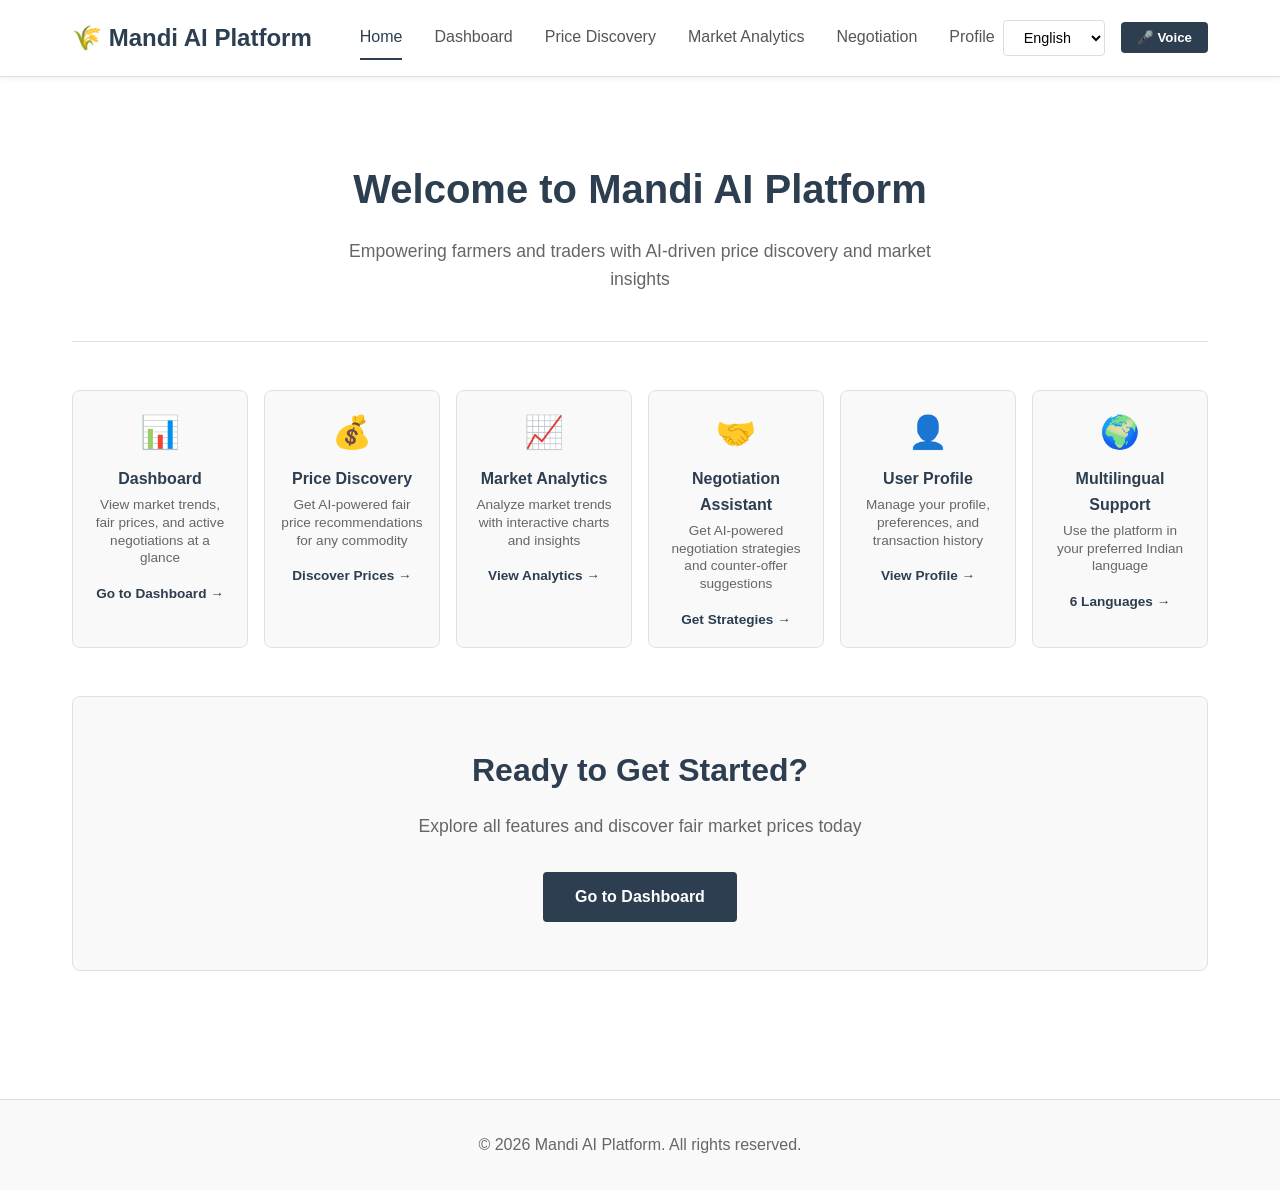
<file: index.html>
<!DOCTYPE html>
<html lang="en">
<head>
    <meta charset="UTF-8">
    <meta name="viewport" content="width=device-width, initial-scale=1.0">
    <title>Mandi AI Platform - Home</title>
    <link rel="stylesheet" href="styles.css">
</head>
<body>
    <nav class="navbar">
        <div class="nav-container">
            <div class="logo">🌾 Mandi AI Platform</div>
            <div class="nav-links">
                <a href="index.html" class="nav-link active">Home</a>
                <a href="dashboard.html" class="nav-link">Dashboard</a>
                <a href="price-discovery.html" class="nav-link">Price Discovery</a>
                <a href="market-analytics.html" class="nav-link">Market Analytics</a>
                <a href="negotiation.html" class="nav-link">Negotiation</a>
                <a href="profile.html" class="nav-link">Profile</a>
            </div>
            <div class="nav-controls">
                <select id="languageSelect" class="language-select">
                    <option value="en">English</option>
                    <option value="hi">हिंदी</option>
                    <option value="ta">தமிழ்</option>
                    <option value="te">తెలుగు</option>
                    <option value="bn">বাংলা</option>
                    <option value="mr">मराठी</option>
                </select>
                <button class="voice-btn" id="voiceBtn">🎤 Voice</button>
            </div>
        </div>
    </nav>

    <div class="container">
        <section class="hero">
            <h1 data-en="Welcome to Mandi AI Platform" data-hi="Mandi AI Platform में आपका स्वागत है" data-ta="Mandi AI Platform க்கு வரவேற்கிறோம்" data-te="Mandi AI Platform కు స్వాగతం" data-bn="Mandi AI Platform এ স্বাগতম" data-mr="Mandi AI Platform मध्ये स्वागत आहे">Welcome to Mandi AI Platform</h1>
            <p data-en="Empowering farmers and traders with AI-driven price discovery and market insights" data-hi="किसानों और व्यापारियों को AI-संचालित मूल्य खोज और बाजार अंतर्दृष्टि के साथ सशक्त बनाना" data-ta="விவசாயிகள் மற்றும் வர்த்தகர்களுக்கு AI-செயல்படுத்தப்பட்ட விலை கண்டுபிடிப்பு மற்றும் சந்தை அறிவுத்திறன் வழங்கல்" data-te="రైతులు మరియు వ్యాపారులకు AI-ఆధారిత ధర ఆవిష్కరణ మరియు మార్కెట్ అంతర్దృష్టిని అందించడం" data-bn="কৃষক এবং ব্যবসায়ীদের AI-চালিত মূল্য আবিষ্কার এবং বাজার অন্তর্দৃষ্টি দিয়ে ক্ষমতায়ন করা" data-mr="शेतकरी आणि व्यापार्यांना AI-चालित किंमत शोध आणि बाजार अंतर्दृष्टी सह सक्षम करणे">Empowering farmers and traders with AI-driven price discovery and market insights</p>
        </section>

        <section class="features">
            <div class="feature-grid">
                <div class="feature-card">
                    <div class="feature-icon">📊</div>
                    <h3 data-en="Dashboard" data-hi="डैशबोर्ड" data-ta="டாஷ்போர்ட்" data-te="డ్యాష్‌బోర్డ్" data-bn="ড্যাশবোর্ড" data-mr="डॅशबोर्ड">Dashboard</h3>
                    <p data-en="View market trends, fair prices, and active negotiations at a glance" data-hi="बाजार प्रवृत्ति, उचित मूल्य और सक्रिय वार्ता देखें" data-ta="சந்தை போக்கு, நியாய விலை மற்றும் செயல்பாட்டு பேச்சுவார்த்தை பார்க்கவும்" data-te="మార్కెట్ ట్రెండ్, న్యాయమైన ధర మరియు క్రియాశీల చర్చలను చూడండి" data-bn="বাজার প্রবণতা, ন্যায্য মূল্য এবং সক্রিয় আলোচনা দেখুন" data-mr="बाजार प्रवृत्ती, न्याय्य किंमत आणि सक्रिय वाटाघाटी पहा">View market trends, fair prices, and active negotiations at a glance</p>
                    <a href="dashboard.html" class="btn-link">Go to Dashboard →</a>
                </div>

                <div class="feature-card">
                    <div class="feature-icon">💰</div>
                    <h3 data-en="Price Discovery" data-hi="मूल्य खोज" data-ta="விலை கண்டுபிடிப்பு" data-te="ధర ఆవిష్కరణ" data-bn="মূল्य আবिষ्कार" data-mr="किंमत शोध">Price Discovery</h3>
                    <p data-en="Get AI-powered fair price recommendations for any commodity" data-hi="किसी भी वस्तु के लिए AI-संचालित उचित मूल्य सिफारिशें प्राप्त करें" data-ta="எந்த பொருளுக்கும் AI-செயல்படுத்தப்பட்ட நியாய விலை பரிந்துரைகள் பெறவும்" data-te="ఏదైనా వస్తువు కోసం AI-ఆధారిత న్యాయమైన ధర సిఫారసులను పొందండి" data-bn="যেকোনো পণ্যের জন্য AI-চালিত ন্যায্য মূল্য সুপারিশ পান" data-mr="कोणत्याही वस्तूसाठी AI-चालित न्याय्य किंमत शिफारसी मिळवा">Get AI-powered fair price recommendations for any commodity</p>
                    <a href="price-discovery.html" class="btn-link">Discover Prices →</a>
                </div>

                <div class="feature-card">
                    <div class="feature-icon">📈</div>
                    <h3 data-en="Market Analytics" data-hi="बाजार विश्लेषण" data-ta="சந்தை பகுப்பாய்வு" data-te="మార్కెట్ విశ్లేషణ" data-bn="বাজার বिश्लेषण" data-mr="बाजार विश्लेषण">Market Analytics</h3>
                    <p data-en="Analyze market trends with interactive charts and insights" data-hi="इंटरैक्टिव चार्ट और अंतर्दृष्टि के साथ बाजार प्रवृत्ति का विश्लेषण करें" data-ta="இணைய விளக்கப்படங்கள் மற்றும் அறிவுறுத்தல்களுடன் சந்தை போக்குகளை பகுப்பாய்வு செய்யுங்கள்" data-te="ఇంటరాక్టివ్ చార్ట్‌లు మరియు అంతర్దృష్టితో మార్కెట్ ట్రెండ్‌ను విశ్లేషించండి" data-bn="ইন্টারেক্টিভ চার্ট এবং অন্তর্দৃষ্টি দিয়ে বাজার প্রবণতা বিশ্লেষণ করুন" data-mr="इंटरेक्टिव चार्ट आणि अंतर्दृष्टी सह बाजार प्रवृत्तीचे विश्लेषण करा">Analyze market trends with interactive charts and insights</p>
                    <a href="market-analytics.html" class="btn-link">View Analytics →</a>
                </div>

                <div class="feature-card">
                    <div class="feature-icon">🤝</div>
                    <h3 data-en="Negotiation Assistant" data-hi="वार्ता सहायक" data-ta="பேச்சுவார்த்தை உதவி" data-te="చర్చ సహాయకుడు" data-bn="আলোচনা সহায়ক" data-mr="वाटाघाटी सहाय्यक">Negotiation Assistant</h3>
                    <p data-en="Get AI-powered negotiation strategies and counter-offer suggestions" data-hi="AI-संचालित वार्ता रणनीति और प्रति-प्रस्ताव सुझाव प्राप्त करें" data-ta="AI-செயல்படுத்தப்பட்ட பேச்சுவார்த்தைத் திட்டங்கள் மற்றும் எதிர்-சலுகை பரிந்துரைகள் பெறவும்" data-te="AI-ఆధారిత చర్చ వ్యూహాలు మరియు ప్రతి-ఆఫర్ సిఫారసులను పొందండి" data-bn="AI-চালিত আলোচনা কৌশল এবং প্রতি-অফার সুপারিশ পান" data-mr="AI-चालित वाटाघाटी रणनीती आणि प्रति-ऑफर शिफारसी मिळवा">Get AI-powered negotiation strategies and counter-offer suggestions</p>
                    <a href="negotiation.html" class="btn-link">Get Strategies →</a>
                </div>

                <div class="feature-card">
                    <div class="feature-icon">👤</div>
                    <h3 data-en="User Profile" data-hi="उपयोगकर्ता प्रोफाइल" data-ta="பயனர் சுயவிவரம்" data-te="వినియోగదారు ప్రొఫైల్" data-bn="ব্যবহারকারী প্রোফাইল" data-mr="वापरकर्ता प्रोफाइल">User Profile</h3>
                    <p data-en="Manage your profile, preferences, and transaction history" data-hi="अपनी प्रोफाइल, प्राथमिकताएं और लेनदेन इतिहास प्रबंधित करें" data-ta="உங்கள் சுயவிவரம், விருப்பங்கள் மற்றும் பரிவர்த்தனை வரலாறு நிர்வகிக்கவும்" data-te="మీ ప్రొఫైల్, ప్రాధాన్యతలు మరియు లావాదేవీ చరిత్రను నిర్వహించండి" data-bn="আপনার প্রোফাইল, পছন্দ এবং লেনদেনের ইতিহাস পরিচালনা করুন" data-mr="आपली प्रोफाइल, प्राधान्यता आणि व्यवहार इतिहास व्यवस्थापित करा">Manage your profile, preferences, and transaction history</p>
                    <a href="profile.html" class="btn-link">View Profile →</a>
                </div>

                <div class="feature-card">
                    <div class="feature-icon">🌍</div>
                    <h3 data-en="Multilingual Support" data-hi="बहुभाषी समर्थन" data-ta="பல மொழி ஆதரவு" data-te="బహుభాషా సపోర్టు" data-bn="বহুভাষিক সমর্থন" data-mr="बहुभाषी समर्थन">Multilingual Support</h3>
                    <p data-en="Use the platform in your preferred Indian language" data-hi="अपनी पसंदीदा भारतीय भाषा में प्लेटफॉर्म का उपयोग करें" data-ta="உங்கள் விரும்பிய இந்திய மொழியில் தளத்தைப் பயன்படுத்தவும்" data-te="మీ ఇష్టపడిన భారతీయ భాషలో ప్లాట్‌ఫారమ్‌ను ఉపయోగించండి" data-bn="আপনার পছন্দের ভারতীয় ভাষায় প্ল্যাটফর্ম ব্যবহার করুন" data-mr="आपल्या पसंदीच्या भारतीय भाषेत प्लॅटफॉर्म वापरा">Use the platform in your preferred Indian language</p>
                    <a href="#" class="btn-link">6 Languages →</a>
                </div>
            </div>
        </section>

        <section class="cta">
            <h2 data-en="Ready to Get Started?" data-hi="शुरू करने के लिए तैयार हैं?" data-ta="தொடங்க தயாரா?" data-te="ప్రారంభించడానికి సిద్ధమైనారా?" data-bn="শুরু করতে প্রস্তুত?" data-mr="सुरू करण्यासाठी तयार आहात?">Ready to Get Started?</h2>
            <p data-en="Explore all features and discover fair market prices today" data-hi="आज सभी सुविधाओं का अन्वेषण करें और उचित बाजार मूल्य खोजें" data-ta="இன்று அனைத்து அம்சங்களை ஆராய்ந்து நியாய சந்தை விலைகளைக் கண்டுபிடிக்கவும்" data-te="ఈ రోజు అన్ని ఫీచర్‌లను అన్వేషించండి మరియు న్యాయమైన మార్కెట్ ధరలను కనుగొనండి" data-bn="আজই সমস্ত বৈশিষ্ট্য অন্বেষণ করুন এবং ন্যায্য বাজার মূল্য আবিষ্কার করুন" data-mr="आज सर्व वैशिष्ट्ये एक्सप्लोर करा आणि न्याय्य बाजार किंमती शोधा">Explore all features and discover fair market prices today</p>
            <a href="dashboard.html" class="btn-primary">Go to Dashboard</a>
        </section>
    </div>

    <footer class="footer">
        <p data-en="© 2026 Mandi AI Platform. All rights reserved." data-hi="© 2026 Mandi AI Platform। सर्वाधिकार सुरक्षित।" data-ta="© 2026 Mandi AI Platform. அனைத்து உரிமைகளும் பாதுகாக்கப்பட்டுள்ளன." data-te="© 2026 Mandi AI Platform. అన్ని హక్కులు సংరక్షితం." data-bn="© 2026 Mandi AI Platform. সর্বাধিকার সংরক্ষিত।" data-mr="© 2026 Mandi AI Platform. सर्वाधिकार सुरक्षित।">© 2026 Mandi AI Platform. All rights reserved.</p>
    </footer>

    <script src="voice-commands.js"></script>
</body>
</html>
</file>
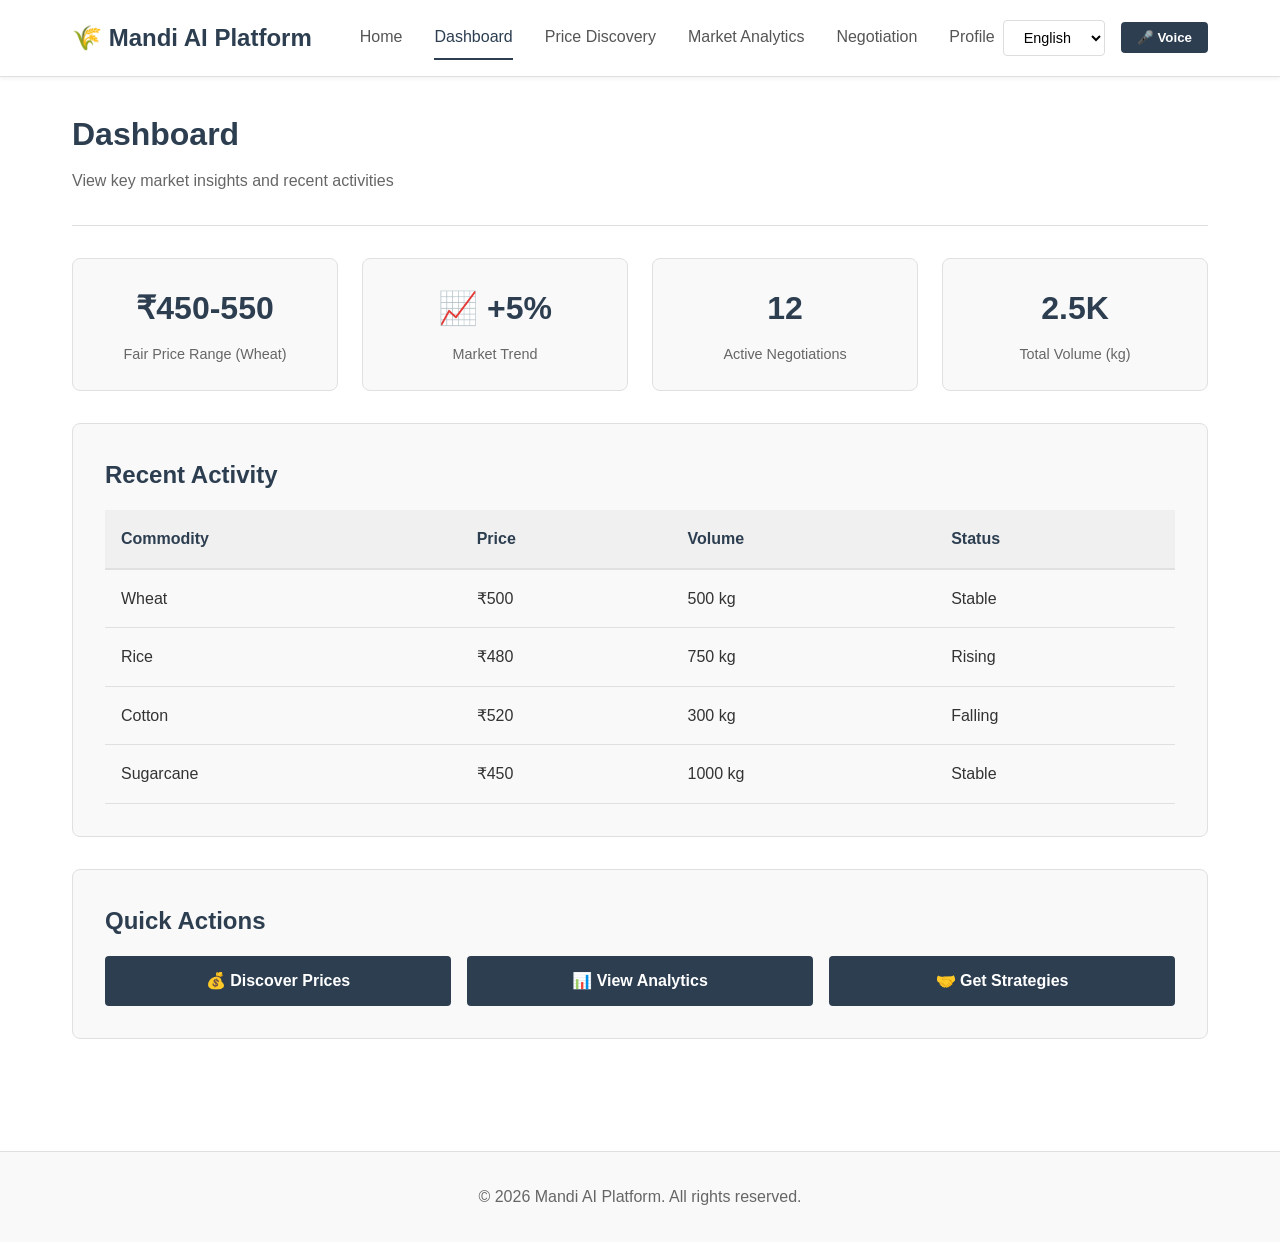
<file: dashboard.html>
<!DOCTYPE html>
<html lang="en">
<head>
    <meta charset="UTF-8">
    <meta name="viewport" content="width=device-width, initial-scale=1.0">
    <title>Dashboard - Mandi AI Platform</title>
    <link rel="stylesheet" href="styles.css">
</head>
<body>
    <nav class="navbar">
        <div class="nav-container">
            <div class="logo">🌾 Mandi AI Platform</div>
            <div class="nav-links">
                <a href="index.html" class="nav-link">Home</a>
                <a href="dashboard.html" class="nav-link active">Dashboard</a>
                <a href="price-discovery.html" class="nav-link">Price Discovery</a>
                <a href="market-analytics.html" class="nav-link">Market Analytics</a>
                <a href="negotiation.html" class="nav-link">Negotiation</a>
                <a href="profile.html" class="nav-link">Profile</a>
            </div>
            <div class="nav-controls">
                <select id="languageSelect" class="language-select">
                    <option value="en">English</option>
                    <option value="hi">हिंदी</option>
                    <option value="ta">தமிழ்</option>
                    <option value="te">తెలుగు</option>
                    <option value="bn">বাংলা</option>
                    <option value="mr">मराठी</option>
                </select>
                <button class="voice-btn" id="voiceBtn">🎤 Voice</button>
            </div>
        </div>
    </nav>

    <div class="container">
        <div class="page-header">
            <h1 data-en="Dashboard" data-hi="डैशबोर्ड" data-ta="டாஷ்போர்ட்" data-te="డ్యాష్‌బోర్డ్" data-bn="ড্যাশবোর্ড" data-mr="डॅशबोर्ड">Dashboard</h1>
            <p data-en="View key market insights and recent activities" data-hi="मुख्य बाजार अंतर्दृष्टि और हाल की गतिविधियां देखें" data-ta="முக்கிய சந்தை மற்றும் சமீபத்திய செயல்பாடுகளைப் பார்க்கவும்" data-te="ముఖ్య మార్కెట్ అంతర్దృష్టి మరియు ఇటీవలి కార్యకలాపాలను చూడండి" data-bn="মূল বাজার অন্তর্দৃষ্টি এবং সাম্প্রতিক কার্যকলাপ দেখুন" data-mr="मुख्य बाजार अंतर्दृष्टि आणि अलीकडील क्रियाकलाप पहा">View key market insights and recent activities</p>
        </div>

        <div class="grid">
            <div class="stat-card">
                <div class="stat-value">₹450-550</div>
                <div class="stat-label" data-en="Fair Price Range (Wheat)" data-hi="उचित मूल्य सीमा (गेहूं)" data-ta="நியாய விலை வரம்பு (கோதுமை)" data-te="న్యాయమైన ధర పరిధి (గోధుమ)" data-bn="ন্যায্য মূল्य পরিসীমা (গম)" data-mr="न्याय्य किंमत श्रेणी (गहू)">Fair Price Range (Wheat)</div>
            </div>

            <div class="stat-card">
                <div class="stat-value">📈 +5%</div>
                <div class="stat-label" data-en="Market Trend" data-hi="बाजार प्रवृत्ति" data-ta="சந்தை போக்கு" data-te="మార్కెట్ ట్రెండ్" data-bn="বাজার প্রবণতা" data-mr="बाजार प्रवृत्ती">Market Trend</div>
            </div>

            <div class="stat-card">
                <div class="stat-value">12</div>
                <div class="stat-label" data-en="Active Negotiations" data-hi="सक्रिय वार्ता" data-ta="செயல்பாட்டு பேச்சுவார்த்தை" data-te="క్రియాశీల చర్చలు" data-bn="সক্রিয় আলোচনা" data-mr="सक्रिय वाटाघाटी">Active Negotiations</div>
            </div>

            <div class="stat-card">
                <div class="stat-value">2.5K</div>
                <div class="stat-label" data-en="Total Volume (kg)" data-hi="कुल मात्रा (किग्रा)" data-ta="மொத்த அளவு (கிலோ)" data-te="మొత్తం వాల్యూమ్ (కిలోలు)" data-bn="মোট ভলিউম (কেজি)" data-mr="एकूण व्हॉल्यूम (किलो)">Total Volume (kg)</div>
            </div>
        </div>

        <div class="card">
            <h2 data-en="Recent Activity" data-hi="हाल की गतिविधि" data-ta="சமீபத்திய செயல்பாடு" data-te="ఇటీవలి కార్యకలాపం" data-bn="সাম্প্রতিক কার্যকলাপ" data-mr="अलीकडील क्रियाकलाप">Recent Activity</h2>
            <table class="table">
                <thead>
                    <tr>
                        <th data-en="Commodity" data-hi="वस्तु" data-ta="பொருள்" data-te="వస్తువు" data-bn="পণ্য" data-mr="वस्तू">Commodity</th>
                        <th data-en="Price" data-hi="मूल्य" data-ta="விலை" data-te="ధర" data-bn="মূल्य" data-mr="किंमत">Price</th>
                        <th data-en="Volume" data-hi="मात्रा" data-ta="அளவு" data-te="వాల్యూమ్" data-bn="ভলিউম" data-mr="व्हॉल्यूम">Volume</th>
                        <th data-en="Status" data-hi="स्थिति" data-ta="நிலை" data-te="స్థితి" data-bn="অবস্থা" data-mr="स्थिती">Status</th>
                    </tr>
                </thead>
                <tbody>
                    <tr>
                        <td>Wheat</td>
                        <td>₹500</td>
                        <td>500 kg</td>
                        <td data-en="Stable" data-hi="स्थिर" data-ta="நிலையான" data-te="స్థిరమైన" data-bn="স্থিতিশীল" data-mr="स्थिर">Stable</td>
                    </tr>
                    <tr>
                        <td>Rice</td>
                        <td>₹480</td>
                        <td>750 kg</td>
                        <td data-en="Rising" data-hi="बढ़ रहा है" data-ta="உயர்ந்து கொண்டிருக்கிறது" data-te="పెరుగుతోంది" data-bn="বৃদ্ধি পাচ্ছে" data-mr="वाढत आहे">Rising</td>
                    </tr>
                    <tr>
                        <td>Cotton</td>
                        <td>₹520</td>
                        <td>300 kg</td>
                        <td data-en="Falling" data-hi="गिर रहा है" data-ta="வீழ்ந்து கொண்டிருக்கிறது" data-te="పడిపోతోంది" data-bn="হ্রাস পাচ্ছে" data-mr="घटत आहे">Falling</td>
                    </tr>
                    <tr>
                        <td>Sugarcane</td>
                        <td>₹450</td>
                        <td>1000 kg</td>
                        <td data-en="Stable" data-hi="स्थिर" data-ta="நிலையான" data-te="స్థిరమైన" data-bn="স্থিতিশীল" data-mr="स्थिर">Stable</td>
                    </tr>
                </tbody>
            </table>
        </div>

        <div class="card">
            <h2 data-en="Quick Actions" data-hi="त्वरित कार्य" data-ta="விரைவு செயல்கள்" data-te="త్వరిత చర్యలు" data-bn="দ্রুত পদক্ষেপ" data-mr="द्रुत कार्य">Quick Actions</h2>
            <div style="display: grid; grid-template-columns: repeat(auto-fit, minmax(200px, 1fr)); gap: 1rem;">
                <a href="price-discovery.html" class="btn btn-primary" style="text-align: center; text-decoration: none;">💰 <span data-en="Discover Prices" data-hi="मूल्य खोजें" data-ta="விலைகளைக் கண்டுபிடிக்கவும்" data-te="ధరలను కనుగొనండి" data-bn="মূল्য আবिষ्কার করুন" data-mr="किंमत शोधा">Discover Prices</span></a>
                <a href="market-analytics.html" class="btn btn-primary" style="text-align: center; text-decoration: none;">📊 <span data-en="View Analytics" data-hi="विश्लेषण देखें" data-ta="பகுப்பாய்வு பார்க்கவும்" data-te="విశ్లేషణ చూడండి" data-bn="বিশ্লেষণ দেখুন" data-mr="विश्लेषण पहा">View Analytics</span></a>
                <a href="negotiation.html" class="btn btn-primary" style="text-align: center; text-decoration: none;">🤝 <span data-en="Get Strategies" data-hi="रणनीति प्राप्त करें" data-ta="கலங்களைப் பெறுங்கள்" data-te="వ్యూహాలను పొందండి" data-bn="কৌশল পান" data-mr="रणनीती मिळवा">Get Strategies</span></a>
            </div>
        </div>
    </div>

    <footer class="footer">
        <p data-en="© 2026 Mandi AI Platform. All rights reserved." data-hi="© 2026 Mandi AI Platform। सर्वाधिकार सुरक्षित।" data-ta="© 2026 Mandi AI Platform. அனைத்து உரிமைகளும் பாதுகாக்கப்பட்டுள்ளன." data-te="© 2026 Mandi AI Platform. అన్ని హక్కులు సంరక్షితం." data-bn="© 2026 Mandi AI Platform. সর্বাধিকার সংরক্ষিত।" data-mr="© 2026 Mandi AI Platform. सर्वाधिकार सुरक्षित।">© 2026 Mandi AI Platform. All rights reserved.</p>
    </footer>

    <script src="voice-commands.js"></script>
</body>
</html>
</file>
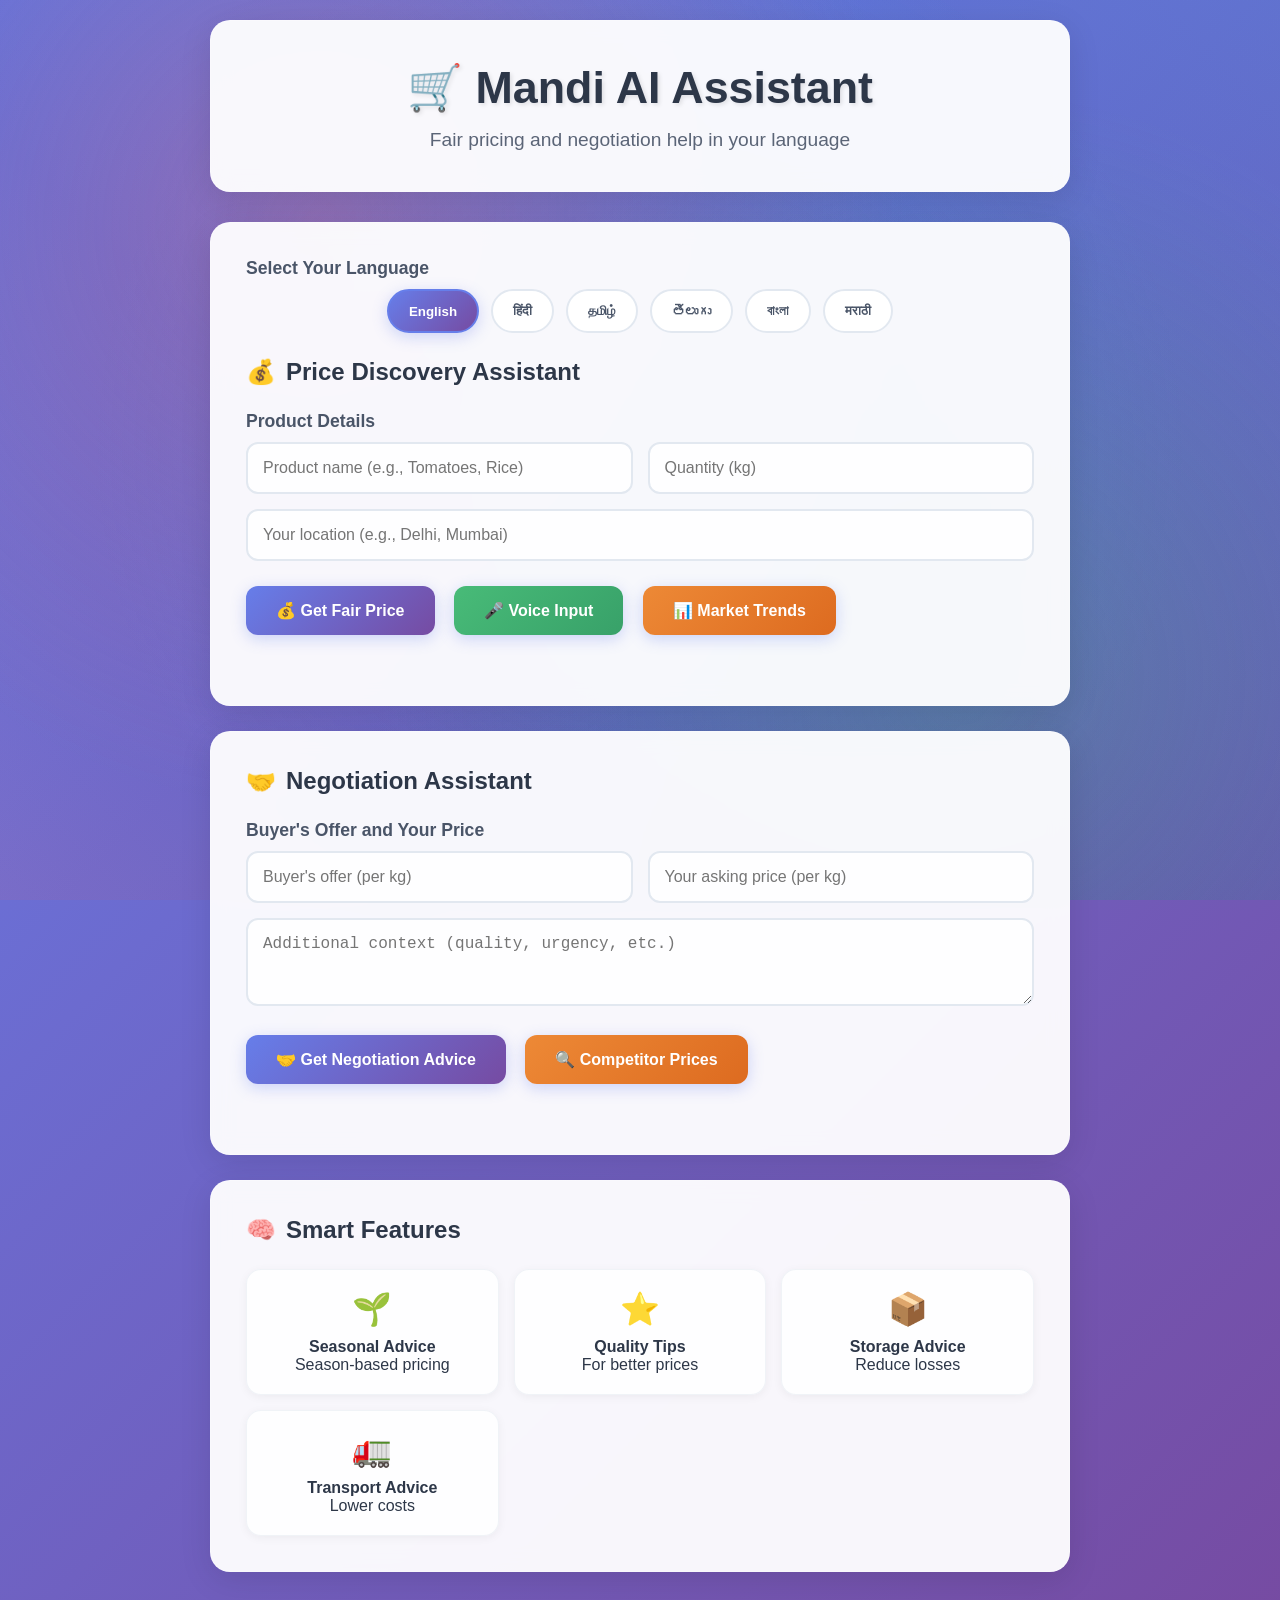
<file: demo.html>
<!DOCTYPE html>
<html lang="en">
<head>
    <meta charset="UTF-8">
    <meta name="viewport" content="width=device-width, initial-scale=1.0">
    <title>Mandi AI Assistant</title>
    <style>
        * {
            margin: 0;
            padding: 0;
            box-sizing: border-box;
        }
        
        body {
            font-family: 'Segoe UI', Tahoma, Geneva, Verdana, sans-serif;
            background: linear-gradient(135deg, #667eea 0%, #764ba2 100%);
            min-height: 100vh;
            color: #2d3748;
            position: relative;
            overflow-x: hidden;
        }
        
        body::before {
            content: '';
            position: fixed;
            top: 0;
            left: 0;
            width: 100%;
            height: 100%;
            background: 
                radial-gradient(circle at 25% 25%, rgba(255,107,107,0.3) 0%, transparent 50%),
                radial-gradient(circle at 75% 75%, rgba(72,187,120,0.3) 0%, transparent 50%),
                radial-gradient(circle at 50% 50%, rgba(66,153,225,0.2) 0%, transparent 70%),
                linear-gradient(45deg, rgba(245,101,101,0.1) 0%, rgba(9,9,121,0.1) 35%, rgba(0,212,255,0.1) 100%);
            pointer-events: none;
            z-index: -1;
            animation: backgroundShift 20s ease-in-out infinite;
        }
        
        @keyframes backgroundShift {
            0%, 100% { 
                background: 
                    radial-gradient(circle at 25% 25%, rgba(255,107,107,0.3) 0%, transparent 50%),
                    radial-gradient(circle at 75% 75%, rgba(72,187,120,0.3) 0%, transparent 50%),
                    radial-gradient(circle at 50% 50%, rgba(66,153,225,0.2) 0%, transparent 70%);
            }
            50% { 
                background: 
                    radial-gradient(circle at 75% 25%, rgba(72,187,120,0.3) 0%, transparent 50%),
                    radial-gradient(circle at 25% 75%, rgba(255,107,107,0.3) 0%, transparent 50%),
                    radial-gradient(circle at 50% 50%, rgba(159,122,234,0.2) 0%, transparent 70%);
            }
        }
        
        .container {
            max-width: 900px;
            margin: 0 auto;
            padding: 20px;
        }
        
        .header {
            text-align: center;
            margin-bottom: 30px;
            background: rgba(255, 255, 255, 0.95);
            padding: 40px;
            border-radius: 20px;
            box-shadow: 0 8px 32px rgba(0,0,0,0.1);
            backdrop-filter: blur(10px);
            border: 1px solid rgba(255,255,255,0.2);
        }
        
        .header h1 {
            color: #2d3748;
            font-size: 2.8rem;
            margin-bottom: 15px;
            text-shadow: 2px 2px 4px rgba(0,0,0,0.1);
            font-weight: 700;
        }
        
        .header p {
            color: #4a5568;
            font-size: 1.2rem;
            opacity: 0.9;
        }
        
        .assistant-panel {
            background: rgba(255, 255, 255, 0.95);
            border-radius: 20px;
            padding: 35px;
            margin-bottom: 25px;
            box-shadow: 0 8px 32px rgba(0,0,0,0.1);
            backdrop-filter: blur(10px);
            border: 1px solid rgba(255,255,255,0.2);
            transition: transform 0.3s ease, box-shadow 0.3s ease;
        }
        
        .assistant-panel:hover {
            transform: translateY(-2px);
            box-shadow: 0 12px 40px rgba(0,0,0,0.15);
        }
        
        .panel-title {
            font-size: 1.5rem;
            color: #2d3748;
            margin-bottom: 25px;
            font-weight: 600;
            display: flex;
            align-items: center;
            gap: 10px;
        }
        
        .input-section {
            margin-bottom: 25px;
        }
        
        .input-section label {
            display: block;
            margin-bottom: 10px;
            font-weight: 600;
            color: #4a5568;
            font-size: 1.1rem;
        }
        
        .input-group {
            display: flex;
            gap: 15px;
            margin-bottom: 15px;
        }
        
        input, select, textarea {
            width: 100%;
            padding: 15px;
            border: 2px solid #e2e8f0;
            border-radius: 12px;
            font-size: 1rem;
            transition: all 0.3s ease;
            background: rgba(255,255,255,0.9);
            color: #2d3748;
        }
        
        input:focus, select:focus, textarea:focus {
            outline: none;
            border-color: #667eea;
            background: rgba(255,255,255,0.95);
            box-shadow: 0 0 0 3px rgba(102,126,234,0.2);
        }
        
        .btn {
            background: linear-gradient(135deg, #667eea 0%, #764ba2 100%);
            color: white;
            border: none;
            padding: 15px 30px;
            border-radius: 12px;
            cursor: pointer;
            font-size: 1rem;
            font-weight: 600;
            transition: all 0.3s ease;
            margin-right: 15px;
            margin-bottom: 10px;
            box-shadow: 0 4px 15px rgba(102,126,234,0.3);
        }
        
        .btn:hover {
            transform: translateY(-2px);
            box-shadow: 0 6px 20px rgba(102,126,234,0.4);
            background: linear-gradient(135deg, #5a67d8 0%, #6b46c1 100%);
        }
        
        .btn-voice {
            background: linear-gradient(135deg, #48bb78 0%, #38a169 100%);
        }
        
        .btn-voice:hover {
            background: linear-gradient(135deg, #38a169 0%, #2f855a 100%);
        }
        
        .btn-secondary {
            background: linear-gradient(135deg, #ed8936 0%, #dd6b20 100%);
        }
        
        .btn-secondary:hover {
            background: linear-gradient(135deg, #dd6b20 0%, #c05621 100%);
        }
        
        .result-panel {
            background: rgba(255,255,255,0.95);
            border-radius: 15px;
            padding: 25px;
            margin-top: 20px;
            border-left: 5px solid #667eea;
            backdrop-filter: blur(10px);
            animation: slideIn 0.5s ease;
            box-shadow: 0 4px 20px rgba(0,0,0,0.1);
        }
        
        @keyframes slideIn {
            from { opacity: 0; transform: translateY(20px); }
            to { opacity: 1; transform: translateY(0); }
        }
        
        .price-result {
            background: rgba(240,255,244,0.95);
            border-left-color: #48bb78;
        }
        
        .negotiation-result {
            background: rgba(255,250,240,0.95);
            border-left-color: #ed8936;
        }
        
        .language-selector {
            display: flex;
            gap: 12px;
            margin-bottom: 25px;
            flex-wrap: wrap;
            justify-content: center;
        }
        
        .lang-btn {
            padding: 12px 20px;
            border: 2px solid #e2e8f0;
            background: rgba(255,255,255,0.9);
            border-radius: 25px;
            cursor: pointer;
            transition: all 0.3s ease;
            font-weight: 600;
            color: #4a5568;
            backdrop-filter: blur(10px);
        }
        
        .lang-btn:hover {
            transform: translateY(-2px);
            box-shadow: 0 4px 15px rgba(102,126,234,0.2);
        }
        
        .lang-btn.active {
            background: linear-gradient(135deg, #667eea 0%, #764ba2 100%);
            color: white;
            border-color: #667eea;
            box-shadow: 0 4px 15px rgba(102,126,234,0.3);
        }
        
        .voice-indicator {
            display: none;
            color: #48bb78;
            font-weight: bold;
            margin-top: 15px;
            padding: 15px;
            background: rgba(72,187,120,0.1);
            border-radius: 10px;
            text-align: center;
            animation: pulse 2s infinite;
        }
        
        @keyframes pulse {
            0%, 100% { opacity: 1; }
            50% { opacity: 0.7; }
        }
        
        .voice-indicator.active {
            display: block;
        }
        
        .ai-suggestions {
            background: rgba(102,126,234,0.1);
            border-radius: 12px;
            padding: 20px;
            margin-top: 15px;
            border-left: 4px solid #667eea;
        }
        
        .suggestion-item {
            display: flex;
            align-items: center;
            gap: 10px;
            margin-bottom: 10px;
            padding: 10px;
            background: rgba(255,255,255,0.5);
            border-radius: 8px;
        }
        
        .market-trends {
            display: flex;
            gap: 15px;
            margin-top: 15px;
            flex-wrap: wrap;
        }
        
        .trend-item {
            background: rgba(255,255,255,0.9);
            padding: 12px 18px;
            border-radius: 20px;
            font-size: 0.9rem;
            font-weight: 600;
            color: #4a5568;
            box-shadow: 0 2px 10px rgba(0,0,0,0.05);
        }
        
        .loading {
            display: inline-block;
            width: 20px;
            height: 20px;
            border: 3px solid rgba(102,126,234,0.3);
            border-radius: 50%;
            border-top-color: #667eea;
            animation: spin 1s ease-in-out infinite;
        }
        
        @keyframes spin {
            to { transform: rotate(360deg); }
        }
        
        .smart-features {
            display: grid;
            grid-template-columns: repeat(auto-fit, minmax(200px, 1fr));
            gap: 15px;
            margin-top: 20px;
        }
        
        .feature-card {
            background: rgba(255,255,255,0.9);
            padding: 20px;
            border-radius: 15px;
            text-align: center;
            transition: all 0.3s ease;
            border: 1px solid rgba(226,232,240,0.5);
            box-shadow: 0 2px 10px rgba(0,0,0,0.05);
        }
        
        .feature-card:hover {
            transform: translateY(-5px);
            box-shadow: 0 8px 25px rgba(0,0,0,0.1);
        }
        
        .feature-icon {
            font-size: 2rem;
            margin-bottom: 10px;
            display: block;
        }
        
        @media (max-width: 768px) {
            .input-group {
                flex-direction: column;
            }
            
            .header h1 {
                font-size: 2.2rem;
            }
            
            .container {
                padding: 15px;
            }
            
            .assistant-panel {
                padding: 25px;
            }
            
            .language-selector {
                justify-content: center;
            }
        }
    </style>
</head>
<body>
    <div class="container">
        <div class="header">
            <h1 id="mainTitle">🛒 Mandi AI Assistant</h1>
            <p id="mainSubtitle">Fair pricing and negotiation help in your language</p>
        </div>
        
        <div class="assistant-panel">
            <div class="input-section">
                <label id="languageLabel">Select Your Language</label>
                <div class="language-selector">
                    <button class="lang-btn active" onclick="setLanguage('en')" data-lang="en">English</button>
                    <button class="lang-btn" onclick="setLanguage('hi')" data-lang="hi">हिंदी</button>
                    <button class="lang-btn" onclick="setLanguage('ta')" data-lang="ta">தமிழ்</button>
                    <button class="lang-btn" onclick="setLanguage('te')" data-lang="te">తెలుగు</button>
                    <button class="lang-btn" onclick="setLanguage('bn')" data-lang="bn">বাংলা</button>
                    <button class="lang-btn" onclick="setLanguage('mr')" data-lang="mr">मराठी</button>
                </div>
            </div>
            
            <div class="panel-title">
                <span>💰</span>
                <span id="priceDiscoveryTitle">Price Discovery Assistant</span>
            </div>
            
            <div class="input-section">
                <label id="productDetailsLabel">Product Details</label>
                <div class="input-group">
                    <input type="text" id="productName" placeholder="Product name (e.g., Tomatoes, Rice)" />
                    <input type="number" id="quantity" placeholder="Quantity (kg)" />
                </div>
                <input type="text" id="location" placeholder="Your location (e.g., Delhi, Mumbai)" />
            </div>
            
            <div class="input-section">
                <button class="btn" onclick="getPriceRecommendation()">
                    <span id="getPriceBtn">💰 Get Fair Price</span>
                </button>
                <button class="btn btn-voice" onclick="startVoiceInput()">
                    <span id="voiceInputBtn">🎤 Voice Input</span>
                </button>
                <button class="btn btn-secondary" onclick="getMarketTrends()">
                    <span id="marketTrendsBtn">📊 Market Trends</span>
                </button>
            </div>
            
            <div class="voice-indicator" id="voiceIndicator">
                <span id="listeningText">🎤 Listening... Speak in your selected language</span>
            </div>
            
            <div id="results"></div>
        </div>
        
        <div class="assistant-panel">
            <div class="panel-title">
                <span>🤝</span>
                <span id="negotiationTitle">Negotiation Assistant</span>
            </div>
            
            <div class="input-section">
                <label id="negotiationLabel">Buyer's Offer and Your Price</label>
                <div class="input-group">
                    <input type="number" id="buyerOffer" placeholder="Buyer's offer (per kg)" />
                    <input type="number" id="yourPrice" placeholder="Your asking price (per kg)" />
                </div>
                <textarea id="negotiationContext" rows="3" placeholder="Additional context (quality, urgency, etc.)"></textarea>
            </div>
            
            <div class="input-section">
                <button class="btn" onclick="getNegotiationAdvice()">
                    <span id="negotiationAdviceBtn">🤝 Get Negotiation Advice</span>
                </button>
                <button class="btn btn-secondary" onclick="getCompetitorPrices()">
                    <span id="competitorBtn">🔍 Competitor Prices</span>
                </button>
            </div>
            
            <div id="negotiationResults"></div>
        </div>
        
        <div class="assistant-panel">
            <div class="panel-title">
                <span>🧠</span>
                <span id="smartFeaturesTitle">Smart Features</span>
            </div>
            
            <div class="smart-features">
                <div class="feature-card" onclick="getSeasonalAdvice()">
                    <span class="feature-icon">🌱</span>
                    <h4 id="seasonalAdviceTitle">Seasonal Advice</h4>
                    <p id="seasonalAdviceDesc">Season-based pricing</p>
                </div>
                
                <div class="feature-card" onclick="getQualityTips()">
                    <span class="feature-icon">⭐</span>
                    <h4 id="qualityTipsTitle">Quality Tips</h4>
                    <p id="qualityTipsDesc">For better prices</p>
                </div>
                
                <div class="feature-card" onclick="getStorageTips()">
                    <span class="feature-icon">📦</span>
                    <h4 id="storageTipsTitle">Storage Advice</h4>
                    <p id="storageTipsDesc">Reduce losses</p>
                </div>
                
                <div class="feature-card" onclick="getTransportAdvice()">
                    <span class="feature-icon">🚛</span>
                    <h4 id="transportTitle">Transport Advice</h4>
                    <p id="transportDesc">Lower costs</p>
                </div>
            </div>
        </div>
    </div>
    
    <script>
        let currentLanguage = 'en';
        let recognition;
        
        // Comprehensive translations with response messages
        const translations = {
            'en': {
                mainTitle: '🛒 Mandi AI Assistant',
                mainSubtitle: 'Fair pricing and negotiation help in your language',
                languageLabel: 'Select Your Language',
                priceDiscoveryTitle: 'Price Discovery Assistant',
                productDetailsLabel: 'Product Details',
                getPriceBtn: '💰 Get Fair Price',
                voiceInputBtn: '🎤 Voice Input',
                marketTrendsBtn: '📊 Market Trends',
                listeningText: '🎤 Listening... Speak in your selected language',
                negotiationTitle: 'Negotiation Assistant',
                negotiationLabel: 'Buyer\'s Offer and Your Price',
                negotiationAdviceBtn: '🤝 Get Negotiation Advice',
                competitorBtn: '🔍 Competitor Prices',
                smartFeaturesTitle: 'Smart Features',
                seasonalAdviceTitle: 'Seasonal Advice',
                seasonalAdviceDesc: 'Season-based pricing',
                qualityTipsTitle: 'Quality Tips',
                qualityTipsDesc: 'For better prices',
                storageTipsTitle: 'Storage Advice',
                storageTipsDesc: 'Reduce losses',
                transportTitle: 'Transport Advice',
                transportDesc: 'Lower costs',
                productPlaceholder: 'Product name (e.g., Tomatoes, Rice)',
                quantityPlaceholder: 'Quantity (kg)',
                locationPlaceholder: 'Your location (e.g., Delhi, Mumbai)',
                buyerOfferPlaceholder: 'Buyer\'s offer (per kg)',
                yourPricePlaceholder: 'Your asking price (per kg)',
                contextPlaceholder: 'Additional context (quality, urgency, etc.)',
                // Response messages
                priceRecommendationTitle: 'Price Recommendation for',
                fairMarketPrice: 'Fair Market Price:',
                priceRange: 'Price Range:',
                marketTrend: 'Market Trend:',
                confidence: 'Confidence:',
                location: 'Location:',
                quantity: 'Quantity:',
                aiSuggestions: '🧠 AI Suggestions:',
                basedOnMarketData: 'Based on current market data and seasonal trends',
                bestSellingTime: 'Selling between 6-8 AM may get better prices',
                packagingTip: 'Good packaging can increase price by 5-10%',
                wholesaleMarket: '🏪 Wholesale Market:',
                retailMarket: '🛒 Retail Market:',
                onlineMarket: '🌐 Online:',
                negotiationStrategy: '🤝 Negotiation Strategy',
                buyerOffer: 'Buyer\'s Offer:',
                yourPrice: 'Your Price:',
                suggestedCounter: 'Suggested Counter:',
                priceDifference: 'Price Difference:',
                strategy: 'Strategy:',
                context: 'Context:',
                suggestedResponse: '💬 Suggested Response:',
                marketTrendsTitle: '📊 Today\'s Market Trends',
                vegetables: '🥕 Vegetables: Stable',
                grains: '🌾 Grains: Rising',
                dairy: '🥛 Dairy: Falling',
                fruits: '🍎 Fruits: Mixed',
                weeklyForecast: '📈 Weekly Forecast:',
                rainEffect: 'Rain may increase leafy vegetable prices',
                festivalEffect: 'Festival season will increase transport costs',
                competitorPricesTitle: '🔍 Nearby Competitor Prices',
                shop: '🏪 Shop',
                online: '📱 Online:',
                competitorAdvice: 'Your price is market competitive',
                qualityPremium: 'You can charge premium by emphasizing quality',
                seasonalAdviceText: '🌱 Seasonal Advice: Current season has high demand for tomatoes and onions. Potato prices may rise next month.',
                qualityTipsText: '⭐ Quality Tips: Clean packaging, fresh-looking products, and grading can increase price by 10-15%.',
                storageTipsText: '📦 Storage Advice: Keep vegetables in cool, airy place. Store onions in dry place. Sell within 2-3 days.',
                transportAdviceText: '🚛 Transport Advice: Transport early morning. Shared trucks can reduce cost by 30%. Keep packaging strong.'
            },
            'hi': {
                mainTitle: '🛒 मंडी AI सहायक',
                mainSubtitle: 'आपकी भाषा में उचित मूल्य और बातचीत की सहायता',
                languageLabel: 'अपनी भाषा चुनें',
                priceDiscoveryTitle: 'मूल्य खोज सहायक',
                productDetailsLabel: 'उत्पाद विवरण',
                getPriceBtn: '💰 उचित मूल्य पाएं',
                voiceInputBtn: '🎤 आवाज़ से बोलें',
                marketTrendsBtn: '📊 बाज़ार रुझान',
                listeningText: '🎤 सुन रहा हूं... अपनी चुनी हुई भाषा में बोलें',
                negotiationTitle: 'बातचीत सहायक',
                negotiationLabel: 'खरीदार का प्रस्ताव और आपका मूल्य',
                negotiationAdviceBtn: '🤝 बातचीत की सलाह पाएं',
                competitorBtn: '🔍 प्रतिस्पर्धी मूल्य',
                smartFeaturesTitle: 'स्मार्ट सुविधाएं',
                seasonalAdviceTitle: 'मौसमी सलाह',
                seasonalAdviceDesc: 'मौसम के अनुसार मूल्य',
                qualityTipsTitle: 'गुणवत्ता सुझाव',
                qualityTipsDesc: 'बेहतर मूल्य के लिए',
                storageTipsTitle: 'भंडारण सलाह',
                storageTipsDesc: 'नुकसान कम करें',
                transportTitle: 'परिवहन सलाह',
                transportDesc: 'लागत कम करें',
                productPlaceholder: 'उत्पाद का नाम (जैसे: टमाटर, चावल)',
                quantityPlaceholder: 'मात्रा (किलो)',
                locationPlaceholder: 'आपका स्थान (जैसे: दिल्ली, मुंबई)',
                buyerOfferPlaceholder: 'खरीदार का प्रस्ताव (प्रति किलो)',
                yourPricePlaceholder: 'आपका मांगा गया मूल्य (प्रति किलो)',
                contextPlaceholder: 'अतिरिक्त जानकारी (गुणवत्ता, जल्दी बेचना है, आदि)',
                // Response messages in Hindi
                priceRecommendationTitle: 'के लिए मूल्य सुझाव',
                fairMarketPrice: 'उचित बाज़ार मूल्य:',
                priceRange: 'मूल्य सीमा:',
                marketTrend: 'बाज़ार रुझान:',
                confidence: 'विश्वसनीयता:',
                location: 'स्थान:',
                quantity: 'मात्रा:',
                aiSuggestions: '🧠 AI सुझाव:',
                basedOnMarketData: 'वर्तमान बाज़ार डेटा और मौसमी रुझान के आधार पर',
                bestSellingTime: 'सुबह 6-8 बजे बेचने से बेहतर मूल्य मिल सकता है',
                packagingTip: 'अच्छी पैकेजिंग से 5-10% अधिक मूल्य मिल सकता है',
                wholesaleMarket: '🏪 थोक बाज़ार:',
                retailMarket: '🛒 खुदरा बाज़ार:',
                onlineMarket: '🌐 ऑनलाइन:',
                negotiationStrategy: '🤝 बातचीत रणनीति',
                buyerOffer: 'खरीदार का ऑफर:',
                yourPrice: 'आपका मूल्य:',
                suggestedCounter: 'सुझावित काउंटर:',
                priceDifference: 'मूल्य अंतर:',
                strategy: 'रणनीति:',
                context: 'संदर्भ:',
                suggestedResponse: '💬 सुझावित जवाब:',
                marketTrendsTitle: '📊 आज के बाज़ार रुझान',
                vegetables: '🥕 सब्जियां: स्थिर',
                grains: '🌾 अनाज: बढ़ रहा',
                dairy: '🥛 डेयरी: घट रहा',
                fruits: '🍎 फल: मिश्रित',
                weeklyForecast: '📈 सप्ताह का पूर्वानुमान:',
                rainEffect: 'बारिश के कारण पत्तेदार सब्जियों की कीमत बढ़ सकती है',
                festivalEffect: 'त्योहारी सीजन में परिवहन लागत बढ़ेगी',
                competitorPricesTitle: '🔍 आसपास के प्रतिस्पर्धी मूल्य',
                shop: '🏪 दुकान',
                online: '📱 ऑनलाइन:',
                competitorAdvice: 'आपका मूल्य बाज़ार के अनुकूल है',
                qualityPremium: 'गुणवत्ता पर जोर देकर प्रीमियम चार्ज कर सकते हैं',
                seasonalAdviceText: '🌱 मौसमी सलाह: वर्तमान मौसम में टमाटर और प्याज की मांग अधिक है। अगले महीने आलू की कीमत बढ़ सकती है।',
                qualityTipsText: '⭐ गुणवत्ता सुझाव: साफ-सुथरी पैकेजिंग, फ्रेश दिखने वाले उत्पाद, और ग्रेडिंग से 10-15% अधिक मूल्य मिल सकता है।',
                storageTipsText: '📦 भंडारण सलाह: सब्जियों को ठंडी और हवादार जगह रखें। प्याज को सूखी जगह रखें। 2-3 दिन में बेच दें।',
                transportAdviceText: '🚛 परिवहन सलाह: सुबह जल्दी ट्रांसपोर्ट करें। शेयर्ड ट्रक से लागत 30% कम हो सकती है। पैकेजिंग मजबूत रखें।'
            },
            'ta': {
                mainTitle: '🛒 மண்டி AI உதவியாளர்',
                mainSubtitle: 'உங்கள் மொழியில் நியாயமான விலை மற்றும் பேரம் உதவி',
                languageLabel: 'உங்கள் மொழியைத் தேர்ந்தெடுக்கவும்',
                priceDiscoveryTitle: 'விலை கண்டுபிடிப்பு உதவியாளர்',
                productDetailsLabel: 'தயாரிப்பு விவரங்கள்',
                getPriceBtn: '💰 நியாயமான விலை பெறுங்கள்',
                voiceInputBtn: '🎤 குரல் உள்ளீடு',
                marketTrendsBtn: '📊 சந்தை போக்குகள்',
                listeningText: '🎤 கேட்கிறேன்... உங்கள் தேர்ந்தெடுத்த மொழியில் பேசுங்கள்',
                negotiationTitle: 'பேரம் உதவியாளர்',
                negotiationLabel: 'வாங்குபவரின் வாய்ப்பாடு மற்றும் உங்கள் விலை',
                negotiationAdviceBtn: '🤝 பேரம் ஆலோசனை பெறுங்கள்',
                competitorBtn: '🔍 போட்டியாளர் விலைகள்',
                smartFeaturesTitle: 'ஸ்மார்ட் அம்சங்கள்',
                seasonalAdviceTitle: 'பருவகால ஆலோசனை',
                seasonalAdviceDesc: 'பருவத்தின் அடிப்படையில் விலை',
                qualityTipsTitle: 'தரம் குறிப்புகள்',
                qualityTipsDesc: 'சிறந்த விலைக்கு',
                storageTipsTitle: 'சேமிப்பு ஆலோசனை',
                storageTipsDesc: 'இழப்புகளை குறைக்கவும்',
                transportTitle: 'போக்குவரத்து ஆலோசனை',
                transportDesc: 'செலவுகளை குறைக்கவும்',
                productPlaceholder: 'தயாரிப்பு பெயர் (எ.கா: தக்காளி, அரிசி)',
                quantityPlaceholder: 'அளவு (கிலோ)',
                locationPlaceholder: 'உங்கள் இடம் (எ.கா: சென்னை, கோயம்புத்தூர்)',
                buyerOfferPlaceholder: 'வாங்குபவரின் வாய்ப்பாடு (கிலோவுக்கு)',
                yourPricePlaceholder: 'உங்கள் கேட்ட விலை (கிலோவுக்கு)',
                contextPlaceholder: 'கூடுதல் தகவல் (தரம், அவசரம், போன்றவை)',
                priceRecommendationTitle: 'க்கான விலை பரிந்துரை',
                fairMarketPrice: 'நியாயமான சந்தை விலை:',
                priceRange: 'விலை வரம்பு:',
                marketTrend: 'சந்தை போக்கு:',
                confidence: 'நம்பிக்கை:',
                location: 'இடம்:',
                quantity: 'அளவு:',
                aiSuggestions: '🧠 AI பரிந்துரைகள்:',
                basedOnMarketData: 'தற்போதைய சந்தை தரவு மற்றும் பருவகால போக்குகளின் அடிப்படையில்',
                bestSellingTime: 'காலை 6-8 மணிக்கு விற்பனை செய்வது சிறந்த விலை தரலாம்',
                packagingTip: 'நல்ல பேக்கேஜிங் 5-10% அதிக விலை தரலாம்',
                wholesaleMarket: '🏪 மொத்த சந்தை:',
                retailMarket: '🛒 சில்லறை சந்தை:',
                onlineMarket: '🌐 ஆன்லைன்:',
                negotiationStrategy: '🤝 பேரம் உத்தி',
                buyerOffer: 'வாங்குபவரின் வாய்ப்பாடு:',
                yourPrice: 'உங்கள் விலை:',
                suggestedCounter: 'பரிந்துரைக்கப்பட்ட எதிர்வாய்ப்பாடு:',
                priceDifference: 'விலை வேறுபாடு:',
                strategy: 'உத்தி:',
                context: 'சூழல்:',
                suggestedResponse: '💬 பரிந்துரைக்கப்பட்ட பதில்:',
                marketTrendsTitle: '📊 இன்றைய சந்தை போக்குகள்',
                vegetables: '🥕 காய்கறிகள்: நிலையான',
                grains: '🌾 தானியங்கள்: உயர்ந்து வரும்',
                dairy: '🥛 பால் பொருட்கள்: குறைந்து வரும்',
                fruits: '🍎 பழங்கள்: கலவையான',
                weeklyForecast: '📈 வாராந்திர முன்னறிவிப்பு:',
                rainEffect: 'மழை இலை காய்கறிகளின் விலையை அதிகரிக்கலாம்',
                festivalEffect: 'பண்டிகை காலம் போக்குவரத்து செலவுகளை அதிகரிக்கும்',
                competitorPricesTitle: '🔍 அருகிலுள்ள போட்டியாளர் விலைகள்',
                shop: '🏪 கடை',
                online: '📱 ஆன்லைன்:',
                competitorAdvice: 'உங்கள் விலை சந்தைக்கு ஏற்றது',
                qualityPremium: 'தரத்தை வலியுறுத்தி பிரீமியம் வசூலிக்கலாம்',
                seasonalAdviceText: '🌱 பருவகால ஆலோசனை: தற்போதைய பருவத்தில் தக்காளி மற்றும் வெங்காயத்திற்கு அதிக தேவை உள்ளது. அடுத்த மாதம் உருளைக்கிழங்கு விலை உயரலாம்.',
                qualityTipsText: '⭐ தரம் குறிப்புகள்: சுத்தமான பேக்கேஜிங், புதிதாக தோன்றும் தயாரிப்புகள், மற்றும் தரப்படுத்தல் 10-15% அதிக விலை தரலாம்.',
                storageTipsText: '📦 சேமிப்பு ஆலோசனை: காய்கறிகளை குளிர்ந்த, காற்றோட்டமான இடத்தில் வைக்கவும். வெங்காயத்தை உலர்ந்த இடத்தில் சேமிக்கவும். 2-3 நாட்களில் விற்கவும்.',
                transportAdviceText: '🚛 போக்குவரத்து ஆலோசனை: அதிகாலையில் போக்குவரத்து செய்யவும். பகிர்ந்த லாரிகள் 30% செலவு குறைக்கலாம். பேக்கேஜிங் வலுவாக வைக்கவும்.'
            },
            'te': {
                mainTitle: '🛒 మండి AI సహాయకుడు',
                mainSubtitle: 'మీ భాషలో న్యాయమైన ధర మరియు చర్చల సహాయం',
                languageLabel: 'మీ భాషను ఎంచుకోండి',
                priceDiscoveryTitle: 'ధర కనుగొనే సహాయకుడు',
                productDetailsLabel: 'ఉత్పత్తి వివరాలు',
                getPriceBtn: '💰 న్యాయమైన ధర పొందండి',
                voiceInputBtn: '🎤 వాయిస్ ఇన్‌పుట్',
                marketTrendsBtn: '📊 మార్కెట్ ట్రెండ్స్',
                listeningText: '🎤 వింటున్నాను... మీ ఎంచుకున్న భాషలో మాట్లాడండి',
                negotiationTitle: 'చర్చల సహాయకుడు',
                negotiationLabel: 'కొనుగోలుదారుని ఆఫర్ మరియు మీ ధర',
                negotiationAdviceBtn: '🤝 చర్చల సలహా పొందండి',
                competitorBtn: '🔍 పోటీదారుల ధరలు',
                smartFeaturesTitle: 'స్మార్ట్ ఫీచర్లు',
                seasonalAdviceTitle: 'కాలానుగుణ సలహా',
                seasonalAdviceDesc: 'కాలం ఆధారిత ధర',
                qualityTipsTitle: 'నాణ్యత చిట్కాలు',
                qualityTipsDesc: 'మెరుగైన ధరల కోసం',
                storageTipsTitle: 'నిల్వ సలహా',
                storageTipsDesc: 'నష్టాలను తగ్గించండి',
                transportTitle: 'రవాణా సలహా',
                transportDesc: 'ఖర్చులను తగ్గించండి',
                productPlaceholder: 'ఉత్పత్తి పేరు (ఉదా: టమాటోలు, బియ్యం)',
                quantityPlaceholder: 'పరిమాణం (కిలోలు)',
                locationPlaceholder: 'మీ స్థానం (ఉదా: హైదరాబాద్, విజయవాడ)',
                buyerOfferPlaceholder: 'కొనుగోలుదారుని ఆఫర్ (కిలోకు)',
                yourPricePlaceholder: 'మీ అడిగిన ధర (కిలోకు)',
                contextPlaceholder: 'అదనపు సమాచారం (నాణ్యత, అత్యవసరత, మొదలైనవి)',
                priceRecommendationTitle: 'కోసం ధర సిఫార్సు',
                fairMarketPrice: 'న్యాయమైన మార్కెట్ ధర:',
                priceRange: 'ధర పరిధి:',
                marketTrend: 'మార్కెట్ ట్రెండ్:',
                confidence: 'విశ్వాసం:',
                location: 'స్థానం:',
                quantity: 'పరిమాణం:',
                aiSuggestions: '🧠 AI సూచనలు:',
                basedOnMarketData: 'ప్రస్తుత మార్కెట్ డేటా మరియు కాలానుగుణ ట్రెండ్స్ ఆధారంగా',
                bestSellingTime: 'ఉదయం 6-8 గంటలలో అమ్మకం మెరుగైన ధరలు ఇవ్వవచ్చు',
                packagingTip: 'మంచి ప్యాకేజింగ్ 5-10% అధిక ధర ఇవ్వవచ్చు',
                wholesaleMarket: '🏪 హోల్‌సేల్ మార్కెట్:',
                retailMarket: '🛒 రిటైల్ మార్కెట్:',
                onlineMarket: '🌐 ఆన్‌లైన్:',
                negotiationStrategy: '🤝 చర్చల వ్యూహం',
                buyerOffer: 'కొనుగోలుదారుని ఆఫర్:',
                yourPrice: 'మీ ధర:',
                suggestedCounter: 'సూచించిన కౌంటర్:',
                priceDifference: 'ధర తేడా:',
                strategy: 'వ్యూహం:',
                context: 'సందర్భం:',
                suggestedResponse: '💬 సూచించిన ప్రతిస్పందన:',
                marketTrendsTitle: '📊 నేటి మార్కెట్ ట్రెండ్స్',
                vegetables: '🥕 కూరగాయలు: స్థిరంగా',
                grains: '🌾 ధాన్యాలు: పెరుగుతున్నాయి',
                dairy: '🥛 పాల ఉత్పత్తులు: తగ్గుతున్నాయి',
                fruits: '🍎 పండ్లు: మిశ్రమంగా',
                weeklyForecast: '📈 వారపు అంచనా:',
                rainEffect: 'వర్షం ఆకు కూరగాయల ధరలను పెంచవచ్చు',
                festivalEffect: 'పండుగ కాలం రవాణా ఖర్చులను పెంచుతుంది',
                competitorPricesTitle: '🔍 సమీపంలోని పోటీదారుల ధరలు',
                shop: '🏪 దుకాణం',
                online: '📱 ఆన్‌లైన్:',
                competitorAdvice: 'మీ ధర మార్కెట్‌కు అనుకూలంగా ఉంది',
                qualityPremium: 'నాణ్యతను నొక్కిచెప్పి ప్రీమియం వసూలు చేయవచ్చు',
                seasonalAdviceText: '🌱 కాలానుగుణ సలహా: ప్రస్తుత కాలంలో టమాటోలు మరియు ఉల్లిపాయలకు అధిక డిమాండ్ ఉంది. వచ్చే నెలలో బంగాళాదుంప ధరలు పెరగవచ్చు.',
                qualityTipsText: '⭐ నాణ్యత చిట్కాలు: శుభ్రమైన ప్యాకేజింగ్, తాజాగా కనిపించే ఉత్పత్తులు, మరియు గ్రేడింగ్ 10-15% అధిక ధర ఇవ్వవచ్చు.',
                storageTipsText: '📦 నిల్వ సలహా: కూరగాయలను చల్లని, గాలి వచ్చే చోట ఉంచండి. ఉల్లిపాయలను పొడి చోట నిల్వ చేయండి. 2-3 రోజుల్లో అమ్మండి.',
                transportAdviceText: '🚛 రవాణా సలహా: తెల్లవారుజామున రవాణా చేయండి. షేర్డ్ ట్రక్కులు 30% ఖర్చు తగ్గించవచ్చు. ప్యాకేజింగ్ బలంగా ఉంచండి.'
            },
            'bn': {
                mainTitle: '🛒 মণ্ডি AI সহায়ক',
                mainSubtitle: 'আপনার ভাষায় ন্যায্য মূল্য এবং দরকষাকষির সাহায্য',
                languageLabel: 'আপনার ভাষা নির্বাচন করুন',
                priceDiscoveryTitle: 'মূল্য আবিষ্কার সহায়ক',
                productDetailsLabel: 'পণ্যের বিবরণ',
                getPriceBtn: '💰 ন্যায্য মূল্য পান',
                voiceInputBtn: '🎤 ভয়েস ইনপুট',
                marketTrendsBtn: '📊 বাজার প্রবণতা',
                listeningText: '🎤 শুনছি... আপনার নির্বাচিত ভাষায় কথা বলুন',
                negotiationTitle: 'দরকষাকষি সহায়ক',
                negotiationLabel: 'ক্রেতার অফার এবং আপনার মূল্য',
                negotiationAdviceBtn: '🤝 দরকষাকষির পরামর্শ পান',
                competitorBtn: '🔍 প্রতিযোগীর মূল্য',
                smartFeaturesTitle: 'স্মার্ট বৈশিষ্ট্য',
                seasonalAdviceTitle: 'মৌসুমী পরামর্শ',
                seasonalAdviceDesc: 'ঋতু ভিত্তিক মূল্য',
                qualityTipsTitle: 'গুণমান টিপস',
                qualityTipsDesc: 'ভাল মূল্যের জন্য',
                storageTipsTitle: 'সংরক্ষণ পরামর্শ',
                storageTipsDesc: 'ক্ষতি কমান',
                transportTitle: 'পরিবহন পরামর্শ',
                transportDesc: 'খরচ কমান',
                productPlaceholder: 'পণ্যের নাম (যেমন: টমেটো, চাল)',
                quantityPlaceholder: 'পরিমাণ (কেজি)',
                locationPlaceholder: 'আপনার অবস্থান (যেমন: কলকাতা, ঢাকা)',
                buyerOfferPlaceholder: 'ক্রেতার অফার (প্রতি কেজি)',
                yourPricePlaceholder: 'আপনার চাওয়া মূল্য (প্রতি কেজি)',
                contextPlaceholder: 'অতিরিক্ত তথ্য (গুণমান, জরুরি, ইত্যাদি)',
                priceRecommendationTitle: 'এর জন্য মূল্য সুপারিশ',
                fairMarketPrice: 'ন্যায্য বাজার মূল্য:',
                priceRange: 'মূল্য পরিসীমা:',
                marketTrend: 'বাজার প্রবণতা:',
                confidence: 'আস্থা:',
                location: 'অবস্থান:',
                quantity: 'পরিমাণ:',
                aiSuggestions: '🧠 AI সুপারিশ:',
                basedOnMarketData: 'বর্তমান বাজার তথ্য এবং মৌসুমী প্রবণতার ভিত্তিতে',
                bestSellingTime: 'সকাল ৬-৮টায় বিক্রি ভাল মূল্য দিতে পারে',
                packagingTip: 'ভাল প্যাকেজিং ৫-১০% বেশি মূল্য দিতে পারে',
                wholesaleMarket: '🏪 পাইকারি বাজার:',
                retailMarket: '🛒 খুচরা বাজার:',
                onlineMarket: '🌐 অনলাইন:',
                negotiationStrategy: '🤝 দরকষাকষি কৌশল',
                buyerOffer: 'ক্রেতার অফার:',
                yourPrice: 'আপনার মূল্য:',
                suggestedCounter: 'প্রস্তাবিত পাল্টা:',
                priceDifference: 'মূল্য পার্থক্য:',
                strategy: 'কৌশল:',
                context: 'প্রসঙ্গ:',
                suggestedResponse: '💬 প্রস্তাবিত উত্তর:',
                marketTrendsTitle: '📊 আজকের বাজার প্রবণতা',
                vegetables: '🥕 সবজি: স্থিতিশীল',
                grains: '🌾 শস্য: বৃদ্ধি পাচ্ছে',
                dairy: '🥛 দুগ্ধজাত: কমছে',
                fruits: '🍎 ফল: মিশ্র',
                weeklyForecast: '📈 সাপ্তাহিক পূর্বাভাস:',
                rainEffect: 'বৃষ্টি পাতা সবজির দাম বাড়াতে পারে',
                festivalEffect: 'উৎসবের মৌসুম পরিবহন খরচ বাড়াবে',
                competitorPricesTitle: '🔍 কাছাকাছি প্রতিযোগীর মূল্য',
                shop: '🏪 দোকান',
                online: '📱 অনলাইন:',
                competitorAdvice: 'আপনার মূল্য বাজারের সাথে প্রতিযোগিতামূলক',
                qualityPremium: 'গুণমানের উপর জোর দিয়ে প্রিমিয়াম চার্জ করতে পারেন',
                seasonalAdviceText: '🌱 মৌসুমী পরামর্শ: বর্তমান মৌসুমে টমেটো এবং পেঁয়াজের চাহিদা বেশি। আগামী মাসে আলুর দাম বাড়তে পারে।',
                qualityTipsText: '⭐ গুণমান টিপস: পরিষ্কার প্যাকেজিং, তাজা দেখতে পণ্য, এবং গ্রেডিং ১০-১৫% বেশি মূল্য দিতে পারে।',
                storageTipsText: '📦 সংরক্ষণ পরামর্শ: সবজি ঠান্ডা, বাতাসযুক্ত জায়গায় রাখুন। পেঁয়াজ শুকনো জায়গায় সংরক্ষণ করুন। ২-৩ দিনের মধ্যে বিক্রি করুন।',
                transportAdviceText: '🚛 পরিবহন পরামর্শ: ভোরে পরিবহন করুন। শেয়ার্ড ট্রাক ৩০% খরচ কমাতে পারে। প্যাকেজিং শক্তিশালী রাখুন।'
            },
            'mr': {
                mainTitle: '🛒 मंडी AI सहाय्यक',
                mainSubtitle: 'तुमच्या भाषेत न्याय्य किंमत आणि वाटाघाटीची मदत',
                languageLabel: 'तुमची भाषा निवडा',
                priceDiscoveryTitle: 'किंमत शोध सहाय्यक',
                productDetailsLabel: 'उत्पादन तपशील',
                getPriceBtn: '💰 न्याय्य किंमत मिळवा',
                voiceInputBtn: '🎤 आवाज इनपुट',
                marketTrendsBtn: '📊 बाजार ट्रेंड',
                listeningText: '🎤 ऐकत आहे... तुमच्या निवडलेल्या भाषेत बोला',
                negotiationTitle: 'वाटाघाटी सहाय्यक',
                negotiationLabel: 'खरेदीदाराची ऑफर आणि तुमची किंमत',
                negotiationAdviceBtn: '🤝 वाटाघाटीचा सल्ला मिळवा',
                competitorBtn: '🔍 स्पर्धकांच्या किंमती',
                smartFeaturesTitle: 'स्मार्ट वैशिष्ट्ये',
                seasonalAdviceTitle: 'हंगामी सल्ला',
                seasonalAdviceDesc: 'हंगामावर आधारित किंमत',
                qualityTipsTitle: 'गुणवत्ता टिप्स',
                qualityTipsDesc: 'चांगल्या किंमतीसाठी',
                storageTipsTitle: 'साठवण सल्ला',
                storageTipsDesc: 'नुकसान कमी करा',
                transportTitle: 'वाहतूक सल्ला',
                transportDesc: 'खर्च कमी करा',
                productPlaceholder: 'उत्पादनाचे नाव (उदा: टोमॅटो, तांदूळ)',
                quantityPlaceholder: 'प्रमाण (किलो)',
                locationPlaceholder: 'तुमचे स्थान (उदा: मुंबई, पुणे)',
                buyerOfferPlaceholder: 'खरेदीदाराची ऑफर (प्रति किलो)',
                yourPricePlaceholder: 'तुमची मागितलेली किंमत (प्रति किलो)',
                contextPlaceholder: 'अतिरिक्त माहिती (गुणवत्ता, तातडी, इ.)',
                priceRecommendationTitle: 'साठी किंमत शिफारस',
                fairMarketPrice: 'न्याय्य बाजार किंमत:',
                priceRange: 'किंमत श्रेणी:',
                marketTrend: 'बाजार ट्रेंड:',
                confidence: 'विश्वास:',
                location: 'स्थान:',
                quantity: 'प्रमाण:',
                aiSuggestions: '🧠 AI सूचना:',
                basedOnMarketData: 'सध्याच्या बाजार डेटा आणि हंगामी ट्रेंडच्या आधारे',
                bestSellingTime: 'सकाळी ६-८ वाजता विक्री चांगली किंमत देऊ शकते',
                packagingTip: 'चांगले पॅकेजिंग ५-१०% जास्त किंमत देऊ शकते',
                wholesaleMarket: '🏪 घाऊक बाजार:',
                retailMarket: '🛒 किरकोळ बाजार:',
                onlineMarket: '🌐 ऑनलाइन:',
                negotiationStrategy: '🤝 वाटाघाटी रणनीती',
                buyerOffer: 'खरेदीदाराची ऑफर:',
                yourPrice: 'तुमची किंमत:',
                suggestedCounter: 'सुचवलेला काउंटर:',
                priceDifference: 'किंमत फरक:',
                strategy: 'रणनीती:',
                context: 'संदर्भ:',
                suggestedResponse: '💬 सुचवलेला प्रतिसाद:',
                marketTrendsTitle: '📊 आजचे बाजार ट्रेंड',
                vegetables: '🥕 भाज्या: स्थिर',
                grains: '🌾 धान्य: वाढत आहे',
                dairy: '🥛 दुग्धजन्य: कमी होत आहे',
                fruits: '🍎 फळे: मिश्र',
                weeklyForecast: '📈 साप्ताहिक अंदाज:',
                rainEffect: 'पाऊस पानेदार भाज्यांच्या किंमती वाढवू शकतो',
                festivalEffect: 'सणाचा हंगाम वाहतूक खर्च वाढवेल',
                competitorPricesTitle: '🔍 जवळच्या स्पर्धकांच्या किंमती',
                shop: '🏪 दुकान',
                online: '📱 ऑनलाइन:',
                competitorAdvice: 'तुमची किंमत बाजाराशी स्पर्धात्मक आहे',
                qualityPremium: 'गुणवत्तेवर भर देऊन प्रीमियम आकारू शकता',
                seasonalAdviceText: '🌱 हंगामी सल्ला: सध्याच्या हंगामात टोमॅटो आणि कांद्याला जास्त मागणी आहे. पुढच्या महिन्यात बटाट्याच्या किंमती वाढू शकतात.',
                qualityTipsText: '⭐ गुणवत्ता टिप्स: स्वच्छ पॅकेजिंग, ताजे दिसणारे उत्पादन, आणि ग्रेडिंग १०-१५% जास्त किंमत देऊ शकते.',
                storageTipsText: '📦 साठवण सल्ला: भाज्या थंड, हवेशीर जागी ठेवा. कांदे कोरड्या जागी साठवा. २-३ दिवसात विका.',
                transportAdviceText: '🚛 वाहतूक सल्ला: पहाटे वाहतूक करा. शेअर्ड ट्रक ३०% खर्च कमी करू शकतात. पॅकेजिंग मजबूत ठेवा.'
            }
        };
        
        // Initialize speech recognition if available
        if ('webkitSpeechRecognition' in window) {
            recognition = new webkitSpeechRecognition();
            recognition.continuous = false;
            recognition.interimResults = false;
        }
        
        function setLanguage(lang) {
            currentLanguage = lang;
            document.querySelectorAll('.lang-btn').forEach(btn => btn.classList.remove('active'));
            document.querySelector(`[data-lang="${lang}"]`).classList.add('active');
            
            // Update all text elements
            updateAllText();
            
            // Update speech recognition language
            if (recognition) {
                const langMap = {
                    'en': 'en-IN',
                    'hi': 'hi-IN',
                    'ta': 'ta-IN',
                    'te': 'te-IN',
                    'bn': 'bn-IN',
                    'mr': 'mr-IN'
                };
                recognition.lang = langMap[lang] || 'en-IN';
            }
        }
        
        function updateAllText() {
            const t = translations[currentLanguage];
            
            // Update all text elements
            document.getElementById('mainTitle').textContent = t.mainTitle;
            document.getElementById('mainSubtitle').textContent = t.mainSubtitle;
            document.getElementById('languageLabel').textContent = t.languageLabel;
            document.getElementById('priceDiscoveryTitle').textContent = t.priceDiscoveryTitle;
            document.getElementById('productDetailsLabel').textContent = t.productDetailsLabel;
            document.getElementById('getPriceBtn').textContent = t.getPriceBtn;
            document.getElementById('voiceInputBtn').textContent = t.voiceInputBtn;
            document.getElementById('marketTrendsBtn').textContent = t.marketTrendsBtn;
            document.getElementById('listeningText').textContent = t.listeningText;
            document.getElementById('negotiationTitle').textContent = t.negotiationTitle;
            document.getElementById('negotiationLabel').textContent = t.negotiationLabel;
            document.getElementById('negotiationAdviceBtn').textContent = t.negotiationAdviceBtn;
            document.getElementById('competitorBtn').textContent = t.competitorBtn;
            document.getElementById('smartFeaturesTitle').textContent = t.smartFeaturesTitle;
            document.getElementById('seasonalAdviceTitle').textContent = t.seasonalAdviceTitle;
            document.getElementById('seasonalAdviceDesc').textContent = t.seasonalAdviceDesc;
            document.getElementById('qualityTipsTitle').textContent = t.qualityTipsTitle;
            document.getElementById('qualityTipsDesc').textContent = t.qualityTipsDesc;
            document.getElementById('storageTipsTitle').textContent = t.storageTipsTitle;
            document.getElementById('storageTipsDesc').textContent = t.storageTipsDesc;
            document.getElementById('transportTitle').textContent = t.transportTitle;
            document.getElementById('transportDesc').textContent = t.transportDesc;
            
            // Update placeholders
            document.getElementById('productName').placeholder = t.productPlaceholder;
            document.getElementById('quantity').placeholder = t.quantityPlaceholder;
            document.getElementById('location').placeholder = t.locationPlaceholder;
            document.getElementById('buyerOffer').placeholder = t.buyerOfferPlaceholder;
            document.getElementById('yourPrice').placeholder = t.yourPricePlaceholder;
            document.getElementById('negotiationContext').placeholder = t.contextPlaceholder;
        }
        
        function startVoiceInput() {
            if (!recognition) {
                const errorMessages = {
                    'en': 'Voice input not supported in this browser',
                    'hi': 'इस ब्राउज़र में वॉयस इनपुट समर्थित नहीं है',
                    'ta': 'இந்த உலாவியில் குரல் உள்ளீடு ஆதரிக்கப்படவில்லை',
                    'te': 'ఈ బ్రౌజర్‌లో వాయిస్ ఇన్‌పుట్ మద్దతు లేదు',
                    'bn': 'এই ব্রাউজারে ভয়েস ইনপুট সমর্থিত নয়',
                    'mr': 'या ब्राउझरमध्ये व्हॉइस इनपुट समर्थित नाही'
                };
                alert(errorMessages[currentLanguage] || errorMessages['en']);
                return;
            }
            
            const indicator = document.getElementById('voiceIndicator');
            indicator.classList.add('active');
            
            recognition.onresult = function(event) {
                const transcript = event.results[0][0].transcript;
                document.getElementById('productName').value = transcript;
                indicator.classList.remove('active');
            };
            
            recognition.onerror = function() {
                indicator.classList.remove('active');
                const errorMessages = {
                    'en': 'Voice input error. Please try again.',
                    'hi': 'वॉयस इनपुट त्रुटि। कृपया पुनः प्रयास करें।',
                    'ta': 'குரல் உள்ளீடு பிழை. தயவுசெய்து மீண்டும் முயற்சிக்கவும்.',
                    'te': 'వాయిస్ ఇన్‌పుట్ లోపం. దయచేసి మళ్లీ ప్రయత్నించండి.',
                    'bn': 'ভয়েস ইনপুট ত্রুটি। দয়া করে আবার চেষ্টা করুন।',
                    'mr': 'व्हॉइस इनपुट त्रुटी. कृपया पुन्हा प्रयत्न करा.'
                };
                alert(errorMessages[currentLanguage] || errorMessages['en']);
            };
            
            recognition.onend = function() {
                indicator.classList.remove('active');
            };
            
            recognition.start();
        }
        
        // Enhanced product database with more Indian products
        const productDatabase = {
            'टमाटर': { basePrice: 30, category: 'vegetables', seasonal: [6,7,8] },
            'tomatoes': { basePrice: 30, category: 'vegetables', seasonal: [6,7,8] },
            'चावल': { basePrice: 45, category: 'grains', seasonal: [10,11,12] },
            'rice': { basePrice: 45, category: 'grains', seasonal: [10,11,12] },
            'प्याज': { basePrice: 25, category: 'vegetables', seasonal: [3,4,5] },
            'onions': { basePrice: 25, category: 'vegetables', seasonal: [3,4,5] },
            'आलू': { basePrice: 20, category: 'vegetables', seasonal: [1,2,12] },
            'potatoes': { basePrice: 20, category: 'vegetables', seasonal: [1,2,12] },
            'गेहूं': { basePrice: 22, category: 'grains', seasonal: [4,5,6] },
            'wheat': { basePrice: 22, category: 'grains', seasonal: [4,5,6] }
        };
        
        const locationFactors = {
            'दिल्ली': 1.2, 'delhi': 1.2,
            'मुंबई': 1.3, 'mumbai': 1.3,
            'बैंगलोर': 1.15, 'bangalore': 1.15,
            'चेन्नई': 1.1, 'chennai': 1.1,
            'कोलकाता': 1.05, 'kolkata': 1.05,
            'ग्रामीण': 0.8, 'rural': 0.8,
            'default': 1.0
        };
        
        async function getPriceRecommendation() {
            const productName = document.getElementById('productName').value.toLowerCase();
            const quantity = document.getElementById('quantity').value;
            const location = document.getElementById('location').value.toLowerCase();
            const t = translations[currentLanguage];
            
            const errorMessages = {
                'en': 'Please fill in all product details',
                'hi': 'कृपया सभी उत्पाद विवरण भरें',
                'ta': 'தயவுசெய்து அனைத்து தயாரிப்பு விவரங்களையும் நிரப்பவும்',
                'te': 'దయచేసి అన్ని ఉత్పత్తి వివరాలను నింపండి',
                'bn': 'দয়া করে সমস্ত পণ্যের বিবরণ পূরণ করুন',
                'mr': 'कृपया सर्व उत्पादन तपशील भरा'
            };
            
            if (!productName || !quantity || !location) {
                alert(errorMessages[currentLanguage] || errorMessages['en']);
                return;
            }
            
            // Show loading with localized message
            const loadingMessages = {
                'en': 'Calculating fair price...',
                'hi': 'उचित मूल्य की गणना कर रहे हैं...',
                'ta': 'நியாயமான விலையை கணக்கிடுகிறது...',
                'te': 'న్యాయమైన ధరను లెక్కిస్తున్నాము...',
                'bn': 'ন্যায্য মূল্য গণনা করা হচ্ছে...',
                'mr': 'न्याय्य किंमत मोजत आहे...'
            };
            
            const results = document.getElementById('results');
            results.innerHTML = `<div class="result-panel"><div class="loading"></div> ${loadingMessages[currentLanguage] || loadingMessages['en']}</div>`;
            
            setTimeout(() => {
                const product = productDatabase[productName] || productDatabase['default'] || { basePrice: 35, category: 'general' };
                const locationFactor = locationFactors[location] || locationFactors['default'];
                const quantityDiscount = quantity > 50 ? 0.95 : quantity > 100 ? 0.9 : 1.0;
                const seasonalFactor = product.seasonal && product.seasonal.includes(new Date().getMonth() + 1) ? 1.2 : 1.0;
                
                const fairPrice = (product.basePrice * locationFactor * quantityDiscount * seasonalFactor).toFixed(2);
                const minPrice = (fairPrice * 0.85).toFixed(2);
                const maxPrice = (fairPrice * 1.15).toFixed(2);
                const confidence = (Math.random() * 20 + 75).toFixed(0);
                const trendMessages = {
                    'en': { rising: '📈 Rising', stable: '📊 Stable', falling: '📉 Falling' },
                    'hi': { rising: '📈 बढ़ रहा', stable: '📊 स्थिर', falling: '📉 गिर रहा' },
                    'ta': { rising: '� உயர்ந்து வரும்', stable: '📊 நிலையான', falling: '📉 குறைந்து வரும்' },
                    'te': { rising: '📈 పెరుగుతున్న', stable: '📊 స్థిరమైన', falling: '📉 తగ్గుతున్న' },
                    'bn': { rising: '📈 বৃদ্ধি পাচ্ছে', stable: '📊 স্থিতিশীল', falling: '📉 কমছে' },
                    'mr': { rising: '📈 वाढत आहे', stable: '📊 स्थिर', falling: '📉 कमी होत आहे' }
                };
                
                const trendTexts = trendMessages[currentLanguage] || trendMessages['en'];
                const trendOptions = [trendTexts.rising, trendTexts.stable, trendTexts.falling];
                const trend = trendOptions[Math.floor(Math.random() * trendOptions.length)];
                
                results.innerHTML = `
                    <div class="result-panel price-result">
                        <h4>💰 ${t.priceRecommendationTitle} ${productName}</h4>
                        <p><strong>${t.fairMarketPrice}</strong> ₹${fairPrice} per kg</p>
                        <p><strong>${t.priceRange}</strong> ₹${minPrice} - ₹${maxPrice} per kg</p>
                        <p><strong>${t.marketTrend}</strong> ${trend}</p>
                        <p><strong>${t.confidence}</strong> ${confidence}%</p>
                        <p><strong>${t.location}</strong> ${location}</p>
                        <p><strong>${t.quantity}</strong> ${quantity} kg</p>
                        
                        <div class="ai-suggestions">
                            <h5>${t.aiSuggestions}</h5>
                            <div class="suggestion-item">
                                <span>💡</span>
                                <span>${t.basedOnMarketData}</span>
                            </div>
                            <div class="suggestion-item">
                                <span>⏰</span>
                                <span>${t.bestSellingTime}</span>
                            </div>
                            <div class="suggestion-item">
                                <span>📦</span>
                                <span>${t.packagingTip}</span>
                            </div>
                        </div>
                        
                        <div class="market-trends">
                            <div class="trend-item">${t.wholesaleMarket} ₹${(fairPrice * 0.9).toFixed(2)}</div>
                            <div class="trend-item">${t.retailMarket} ₹${(fairPrice * 1.2).toFixed(2)}</div>
                            <div class="trend-item">${t.onlineMarket} ₹${(fairPrice * 1.1).toFixed(2)}</div>
                        </div>
                    </div>
                `;
            }, 1500);
        }
        
        async function getNegotiationAdvice() {
            const buyerOffer = parseFloat(document.getElementById('buyerOffer').value);
            const yourPrice = parseFloat(document.getElementById('yourPrice').value);
            const context = document.getElementById('negotiationContext').value;
            const t = translations[currentLanguage];
            
            const errorMessages = {
                'en': 'Please enter both offer prices',
                'hi': 'कृपया दोनों ऑफर मूल्य दर्ज करें',
                'ta': 'தயவுசெய்து இரண்டு வாய்ப்பாடு விலைகளையும் உள்ளிடவும்',
                'te': 'దయచేసి రెండు ఆఫర్ ధరలను నమోదు చేయండి',
                'bn': 'দয়া করে উভয় অফার মূল্য লিখুন',
                'mr': 'कृपया दोन्ही ऑफर किंमती प्रविष्ट करा'
            };
            
            if (!buyerOffer || !yourPrice) {
                alert(errorMessages[currentLanguage] || errorMessages['en']);
                return;
            }
            
            const difference = yourPrice - buyerOffer;
            const percentageDiff = ((difference / yourPrice) * 100).toFixed(1);
            const midPoint = ((yourPrice + buyerOffer) / 2).toFixed(2);
            
            let strategy = '';
            let sampleResponse = '';
            
            // Get localized strategy and response messages
            const strategyMessages = {
                'en': {
                    large: 'Large gap. Gradually reduce and emphasize quality.',
                    moderate: 'Moderate gap. Make small compromise.',
                    small: 'Small gap. Accept or add extra service.',
                    largeResponse: `"Your offer is ₹${buyerOffer}, but considering the quality, ₹${midPoint} would be fair."`,
                    moderateResponse: `"₹${buyerOffer} is a bit low. How about ₹${midPoint}?"`,
                    smallResponse: `"₹${buyerOffer} is fine. I can include free delivery too."`
                },
                'hi': {
                    large: 'बड़ा अंतर है। धीरे-धीरे कम करें और गुणवत्ता पर जोर दें।',
                    moderate: 'मध्यम अंतर। थोड़ा समझौता करें।',
                    small: 'कम अंतर। स्वीकार करें या अतिरिक्त सेवा जोड़ें।',
                    largeResponse: `"आपका ऑफर ₹${buyerOffer} है, लेकिन यह उत्पाद की गुणवत्ता को देखते हुए ₹${midPoint} उचित होगा।"`,
                    moderateResponse: `"₹${buyerOffer} थोड़ा कम है। ₹${midPoint} में कैसा रहेगा?"`,
                    smallResponse: `"₹${buyerOffer} ठीक है। मैं इसमें मुफ्त डिलीवरी भी दे सकता हूं।"`
                },
                'ta': {
                    large: 'பெரிய இடைவெளி. படிப்படியாக குறைத்து தரத்தை வலியுறுத்துங்கள்.',
                    moderate: 'மிதமான இடைவெளி. சிறிய சமரசம் செய்யுங்கள்.',
                    small: 'சிறிய இடைவெளி. ஏற்றுக்கொள்ளுங்கள் அல்லது கூடுதல் சேவை சேர்க்கவும்.',
                    largeResponse: `"உங்கள் வாய்ப்பாடு ₹${buyerOffer}, ஆனால் தரத்தை கருத்தில் கொண்டு ₹${midPoint} நியாயமாக இருக்கும்."`,
                    moderateResponse: `"₹${buyerOffer} கொஞ்சம் குறைவு. ₹${midPoint} எப்படி?"`,
                    smallResponse: `"₹${buyerOffer} சரி. நான் இலவச டெலிவரியும் சேர்க்கலாம்."`
                },
                'te': {
                    large: 'పెద్ద గ్యాప్. క్రమంగా తగ్గించి నాణ్యతను నొక్కిచెప్పండి.',
                    moderate: 'మధ్యస్థ గ్యాప్. చిన్న రాజీ చేయండి.',
                    small: 'చిన్న గ్యాప్. అంగీకరించండి లేదా అదనపు సేవ జోడించండి.',
                    largeResponse: `"మీ ఆఫర్ ₹${buyerOffer}, కానీ నాణ్యతను పరిగణనలోకి తీసుకుంటే ₹${midPoint} న్యాయంగా ఉంటుంది."`,
                    moderateResponse: `"₹${buyerOffer} కొంచెం తక్కువ. ₹${midPoint} ఎలా?"`,
                    smallResponse: `"₹${buyerOffer} సరే. నేను ఉచిత డెలివరీ కూడా చేర్చగలను."`
                },
                'bn': {
                    large: 'বড় ব্যবধান। ধীরে ধীরে কমান এবং গুণমানের উপর জোর দিন।',
                    moderate: 'মাঝারি ব্যবধান। ছোট আপস করুন।',
                    small: 'ছোট ব্যবধান। গ্রহণ করুন বা অতিরিক্ত সেবা যোগ করুন।',
                    largeResponse: `"আপনার অফার ₹${buyerOffer}, কিন্তু গুণমান বিবেচনা করে ₹${midPoint} ন্যায্য হবে।"`,
                    moderateResponse: `"₹${buyerOffer} একটু কম। ₹${midPoint} কেমন?"`,
                    smallResponse: `"₹${buyerOffer} ঠিক আছে। আমি বিনামূল্যে ডেলিভারিও দিতে পারি।"`
                },
                'mr': {
                    large: 'मोठे अंतर. हळूहळू कमी करा आणि गुणवत्तेवर भर द्या.',
                    moderate: 'मध्यम अंतर. छोटी तडजोड करा.',
                    small: 'छोटे अंतर. स्वीकारा किंवा अतिरिक्त सेवा जोडा.',
                    largeResponse: `"तुमची ऑफर ₹${buyerOffer} आहे, पण गुणवत्ता पाहता ₹${midPoint} योग्य असेल."`,
                    moderateResponse: `"₹${buyerOffer} थोडे कमी आहे. ₹${midPoint} कसे?"`,
                    smallResponse: `"₹${buyerOffer} ठीक आहे. मी मोफत डिलिव्हरी देखील देऊ शकतो."`
                }
            };
            
            const messages = strategyMessages[currentLanguage] || strategyMessages['en'];
            
            if (Math.abs(percentageDiff) > 20) {
                strategy = messages.large;
                sampleResponse = messages.largeResponse;
            } else if (Math.abs(percentageDiff) > 10) {
                strategy = messages.moderate;
                sampleResponse = messages.moderateResponse;
            } else {
                strategy = messages.small;
                sampleResponse = messages.smallResponse;
            }
            
            const results = document.getElementById('negotiationResults');
            results.innerHTML = `
                <div class="result-panel negotiation-result">
                    <h4>${t.negotiationStrategy}</h4>
                    <p><strong>${t.buyerOffer}</strong> ₹${buyerOffer} per kg</p>
                    <p><strong>${t.yourPrice}</strong> ₹${yourPrice} per kg</p>
                    <p><strong>${t.suggestedCounter}</strong> ₹${midPoint} per kg</p>
                    <p><strong>${t.priceDifference}</strong> ${percentageDiff}%</p>
                    <p><strong>${t.strategy}</strong> ${strategy}</p>
                    ${context ? `<p><strong>${t.context}</strong> ${context}</p>` : ''}
                    
                    <div class="ai-suggestions">
                        <h5>${t.suggestedResponse}</h5>
                        <div style="background: rgba(255,255,255,0.8); padding: 15px; border-radius: 8px; margin-top: 10px;">
                            <em>${sampleResponse}</em>
                        </div>
                    </div>
                </div>
            `;
        }
        
        function getMarketTrends() {
            const t = translations[currentLanguage];
            const results = document.getElementById('results');
            results.innerHTML = `
                <div class="result-panel">
                    <h4>${t.marketTrendsTitle}</h4>
                    <div class="market-trends">
                        <div class="trend-item">${t.vegetables}</div>
                        <div class="trend-item">${t.grains}</div>
                        <div class="trend-item">${t.dairy}</div>
                        <div class="trend-item">${t.fruits}</div>
                    </div>
                    <div class="ai-suggestions">
                        <h5>${t.weeklyForecast}</h5>
                        <div class="suggestion-item">
                            <span>🌧️</span>
                            <span>${t.rainEffect}</span>
                        </div>
                        <div class="suggestion-item">
                            <span>🚛</span>
                            <span>${t.festivalEffect}</span>
                        </div>
                    </div>
                </div>
            `;
        }
        
        function getCompetitorPrices() {
            const t = translations[currentLanguage];
            const results = document.getElementById('negotiationResults');
            results.innerHTML = `
                <div class="result-panel">
                    <h4>${t.competitorPricesTitle}</h4>
                    <div class="market-trends">
                        <div class="trend-item">${t.shop} A: ₹32/kg</div>
                        <div class="trend-item">${t.shop} B: ₹28/kg</div>
                        <div class="trend-item">${t.shop} C: ₹35/kg</div>
                        <div class="trend-item">${t.online} ₹30/kg</div>
                    </div>
                    <div class="ai-suggestions">
                        <div class="suggestion-item">
                            <span>💡</span>
                            <span>${t.competitorAdvice}</span>
                        </div>
                        <div class="suggestion-item">
                            <span>⭐</span>
                            <span>${t.qualityPremium}</span>
                        </div>
                    </div>
                </div>
            `;
        }
        
        function getSeasonalAdvice() {
            const t = translations[currentLanguage];
            alert(t.seasonalAdviceText);
        }
        
        function getQualityTips() {
            const t = translations[currentLanguage];
            alert(t.qualityTipsText);
        }
        
        function getStorageTips() {
            const t = translations[currentLanguage];
            alert(t.storageTipsText);
        }
        
        function getTransportAdvice() {
            const t = translations[currentLanguage];
            alert(t.transportAdviceText);
        }
        
        // Initialize with English
        setLanguage('en');
        
        // Simulate real-time updates
        setInterval(() => {
            const indicators = document.querySelectorAll('.price-result');
            if (indicators.length > 0) {
                // Could add real-time price updates here
            }
        }, 30000);
    </script>
</body>
</html>
</file>
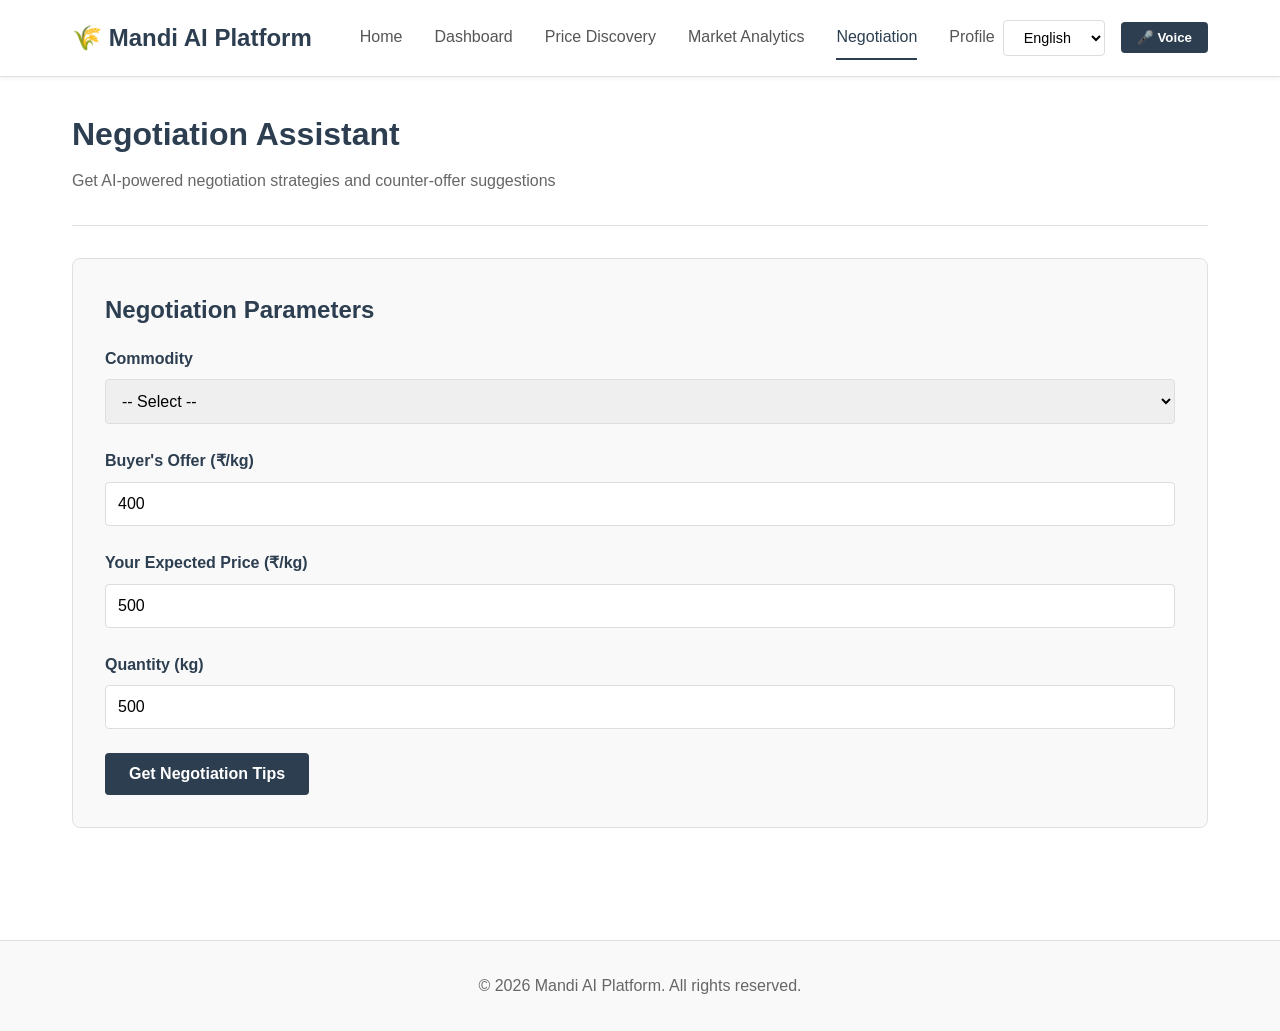
<file: negotiation.html>
<!DOCTYPE html>
<html lang="en">
<head>
    <meta charset="UTF-8">
    <meta name="viewport" content="width=device-width, initial-scale=1.0">
    <title>Negotiation - Mandi AI Platform</title>
    <link rel="stylesheet" href="styles.css">
</head>
<body>
    <nav class="navbar">
        <div class="nav-container">
            <div class="logo">🌾 Mandi AI Platform</div>
            <div class="nav-links">
                <a href="index.html" class="nav-link">Home</a>
                <a href="dashboard.html" class="nav-link">Dashboard</a>
                <a href="price-discovery.html" class="nav-link">Price Discovery</a>
                <a href="market-analytics.html" class="nav-link">Market Analytics</a>
                <a href="negotiation.html" class="nav-link active">Negotiation</a>
                <a href="profile.html" class="nav-link">Profile</a>
            </div>
            <div class="nav-controls">
                <select id="languageSelect" class="language-select">
                    <option value="en">English</option>
                    <option value="hi">हिंदी</option>
                    <option value="ta">தமிழ்</option>
                    <option value="te">తెలుగు</option>
                    <option value="bn">বাংলা</option>
                    <option value="mr">मराठी</option>
                </select>
                <button id="voiceBtn" class="voice-btn">🎤 Voice</button>
            </div>
        </div>
    </nav>

    <div class="container">
        <div class="page-header">
            <h1 data-en="Negotiation Assistant" data-hi="वार्ता सहायक" data-ta="பேச்சுவார்த்தை உதவி" data-te="చర్చ సహాయకుడు" data-bn="আলোচনা সহায়ক" data-mr="वाटाघाटी सहाय्यक">Negotiation Assistant</h1>
            <p data-en="Get AI-powered negotiation strategies and counter-offer suggestions" data-hi="AI-संचालित वार्ता रणनीति और प्रति-प्रस्ताव सुझाव प्राप्त करें" data-ta="AI-ஆதாரமான பேச்சுவார்த்தை மூலோபாயங்கள் மற்றும் எதிர்சலுகை பரிந்துரைகளைப் பெறுங்கள்" data-te="AI-ఆధారిత చర్చ వ్యూహాలు మరియు ప్రతి-ఆఫర్ సిఫారసులను పొందండి" data-bn="AI-চালিত আলোচনা কৌশল এবং প্রতি-অফার সুপারিশ পান" data-mr="AI-चालित वाटाघाटी रणनीती आणि प्रति-ऑफर शिफारसी मिळवा">Get AI-powered negotiation strategies and counter-offer suggestions</p>
        </div>

        <div class="card">
            <h2 data-en="Negotiation Parameters" data-hi="वार्ता पैरामीटर" data-ta="பேச்சுவார்த்தை அளவுருக்கள்" data-te="చర్చ పారామితులు" data-bn="আলোচনা পরামিতি" data-mr="वाटाघाटी पॅरामीटर">Negotiation Parameters</h2>
            <form onsubmit="getNegotiationTips(event)">
                <div class="form-group">
                    <label data-en="Commodity" data-hi="वस्तु" data-ta="பொருள்" data-te="వస్తువు" data-bn="পণ्य" data-mr="वस्तू">Commodity</label>
                    <select id="commodity" required>
                        <option value="">-- Select --</option>
                        <option value="wheat">Wheat</option>
                        <option value="rice">Rice</option>
                        <option value="cotton">Cotton</option>
                        <option value="sugarcane">Sugarcane</option>
                    </select>
                </div>

                <div class="form-group">
                    <label data-en="Buyer's Offer (₹/kg)" data-hi="खरीदार की पेशकश (₹/किग्रा)" data-ta="வாங்குபவரின் சலுகை (₹/கிலோ)" data-te="కొనుగోలుదారు ఆఫర్ (₹/కిలో)" data-bn="ক্রেতার অফার (₹/কেজি)" data-mr="खरेदीदाराचा ऑफर (₹/किलो)">Buyer's Offer (₹/kg)</label>
                    <input type="number" id="buyerOffer" value="400" min="1" required>
                </div>

                <div class="form-group">
                    <label data-en="Your Expected Price (₹/kg)" data-hi="आपकी अपेक्षित कीमत (₹/किग्रा)" data-ta="உங்கள் எதிர்பார்க்கப்பட்ட விலை (₹/கிலோ)" data-te="మీ ఆశించిన ధర (₹/కిలో)" data-bn="আপনার প্রত্যাশিত মূল्य (₹/কেজি)" data-mr="आपली अपेक्षित किंमत (₹/किलो)">Your Expected Price (₹/kg)</label>
                    <input type="number" id="expectedPrice" value="500" min="1" required>
                </div>

                <div class="form-group">
                    <label data-en="Quantity (kg)" data-hi="मात्रा (किग्रा)" data-ta="அளவு (கிலோ)" data-te="పరిమాణం (కిలోలు)" data-bn="পরিমাণ (কেজি)" data-mr="प्रमाण (किलो)">Quantity (kg)</label>
                    <input type="number" id="quantity" value="500" min="1" required>
                </div>

                <button type="submit" class="btn btn-primary" data-en="Get Negotiation Tips" data-hi="वार्ता सुझाव प्राप्त करें" data-ta="பேச்சுவார்த்தை குறிப்புகளைப் பெறுங்கள்" data-te="చర్చ చిట్కాలను పొందండి" data-bn="আলোচনা টিপস পান" data-mr="वाटाघाटी सूचना मिळवा">Get Negotiation Tips</button>
            </form>
        </div>

        <div id="negotiationResult" style="display: none;">
            <div class="card">
                <h2 data-en="Recommended Strategy" data-hi="अनुशंसित रणनीति" data-ta="பரிந்துறைக்கப்பட்ட கৌशल" data-te="సిఫారసు చేసిన వ్యూహం" data-bn="সুপারিশকৃত কৌশল" data-mr="शिफारसी केलेली रणनीती">Recommended Strategy</h2>
                
                <div class="grid">
                    <div class="stat-card">
                        <div class="stat-value" id="suggestedPrice">₹480</div>
                        <div class="stat-label" data-en="Suggested Counter" data-hi="सुझाया गया प्रति-प्रस्ताव" data-ta="பரிந்துறைக்கப்பட்ட எதிர்-சலுகை" data-te="సిఫారసు చేసిన ప్రతి-ఆఫర్" data-bn="সুপারিশকৃত প্রতি-অফার" data-mr="शिफारसी केलेला प्रति-ऑफर">Suggested Counter</div>
                    </div>

                    <div class="stat-card">
                        <div class="stat-value" id="gap">20%</div>
                        <div class="stat-label" data-en="Price Gap" data-hi="मूल्य अंतर" data-ta="விலை இடைவெளி" data-te="ధర గ్యాప్" data-bn="মূল्य ব্যবধান" data-mr="किंमत अंतर">Price Gap</div>
                    </div>

                    <div class="stat-card">
                        <div class="stat-value" id="successRate">85%</div>
                        <div class="stat-label" data-en="Success Rate" data-hi="सफलता दर" data-ta="வெற்றி விகிதம்" data-te="విజయ రేటు" data-bn="সাফল্যের হার" data-mr="यशस्वी दर">Success Rate</div>
                    </div>
                </div>

                <div style="margin-top: 2rem; padding: 1rem; background-color: #f0f0f0; border-radius: 4px;">
                    <h3 data-en="Negotiation Tips" data-hi="वार्ता सुझाव" data-ta="பேச்சுவார்த்தை குறிப்புகள்" data-te="చర్చ చిట్కాలు" data-bn="আলোচনা টিপস" data-mr="वाटाघाटी सूचना">Negotiation Tips</h3>
                    <ul id="tips" style="list-style-position: inside; line-height: 2;">
                        <li>Start with a reasonable counter-offer</li>
                        <li>Highlight quality and consistency</li>
                        <li>Offer bulk discounts for larger quantities</li>
                        <li>Build long-term relationship</li>
                    </ul>
                </div>

                <div style="margin-top: 1rem;">
                    <h3 data-en="Sample Negotiation Script" data-hi="नमूना वार्ता स्क्रिप्ट" data-ta="மாதிரி பேச்சுவார்த்தை ஸ்கிரிப்ட்" data-te="నమూనా చర్చ స్క్రిప్ట్" data-bn="নমুনা আলোচনা স্ক্রিপ্ট" data-mr="नमुना वाटाघाटी स्क्रिप्ट">Sample Negotiation Script</h3>
                    <p id="script" style="padding: 1rem; background-color: #f9f9f9; border-left: 4px solid #2c3e50; border-radius: 4px;">
                        "Your offer of ₹400 is appreciated, but considering the quality and current market rates, I believe ₹480 would be fair for both of us. This ensures consistent supply and quality for your business."
                    </p>
                </div>

                <div style="margin-top: 1rem;">
                    <button class="btn btn-primary" onclick="saveNegotiation()" data-en="Save Negotiation" data-hi="वार्ता सहेजें" data-ta="பேச்சுவார்த்தை சேமிக்கவும்" data-te="చర్చను సేవ్ చేయండి" data-bn="আলোচনা সংরক্ষণ করুন" data-mr="वाटाघाटी जतन करा">Save Negotiation</button>
                </div>
            </div>
        </div>
    </div>

    <footer class="footer">
        <p data-en="© 2026 Mandi AI Platform. All rights reserved." data-hi="© 2026 Mandi AI Platform। सर्वाधिकार सुरक्षित।" data-ta="© 2026 Mandi AI Platform. அனைத்து உரிமைகளும் பாதுகாக்கப்பட்டுள்ளன." data-te="© 2026 Mandi AI Platform. అన్ని హక్కులు సంరక్షితం." data-bn="© 2026 Mandi AI Platform. সর্বাধিকার সংরক্ষিত।" data-mr="© 2026 Mandi AI Platform. सर्वाधिकार सुरक्षित।">© 2026 Mandi AI Platform. All rights reserved.</p>
    </footer>

    <script src="voice-commands.js"></script>
    <script>
        function getNegotiationTips(event) {
            event.preventDefault();
            const buyerOffer = parseInt(document.getElementById('buyerOffer').value);
            const expectedPrice = parseInt(document.getElementById('expectedPrice').value);
            const commodity = document.getElementById('commodity').value;
            
            const suggestedPrice = Math.round((buyerOffer + expectedPrice) / 2);
            const gap = Math.round(((expectedPrice - buyerOffer) / expectedPrice) * 100);
            
            document.getElementById('suggestedPrice').textContent = '₹' + suggestedPrice;
            document.getElementById('gap').textContent = gap + '%';
            document.getElementById('successRate').textContent = (100 - gap) + '%';
            
            const tips = [
                'Start with a reasonable counter-offer of ₹' + suggestedPrice,
                'Highlight quality and consistency of your ' + commodity,
                'Offer bulk discounts for larger quantities',
                'Build long-term relationship for repeat business',
                'Be flexible but firm on minimum acceptable price'
            ];
            
            document.getElementById('tips').innerHTML = tips.map(tip => '<li>' + tip + '</li>').join('');
            document.getElementById('script').textContent = `"Your offer of ₹${buyerOffer} is appreciated, but considering the quality and current market rates, I believe ₹${suggestedPrice} would be fair for both of us. This ensures consistent supply and quality for your business."`;
            
            document.getElementById('negotiationResult').style.display = 'block';
            speak(`Suggested counter offer is ${suggestedPrice} rupees per kilogram`);
        }

        function saveNegotiation() {
            alert('Negotiation saved successfully!');
            speak('Negotiation saved successfully');
        }
    </script>
</body>
</html>
</file>
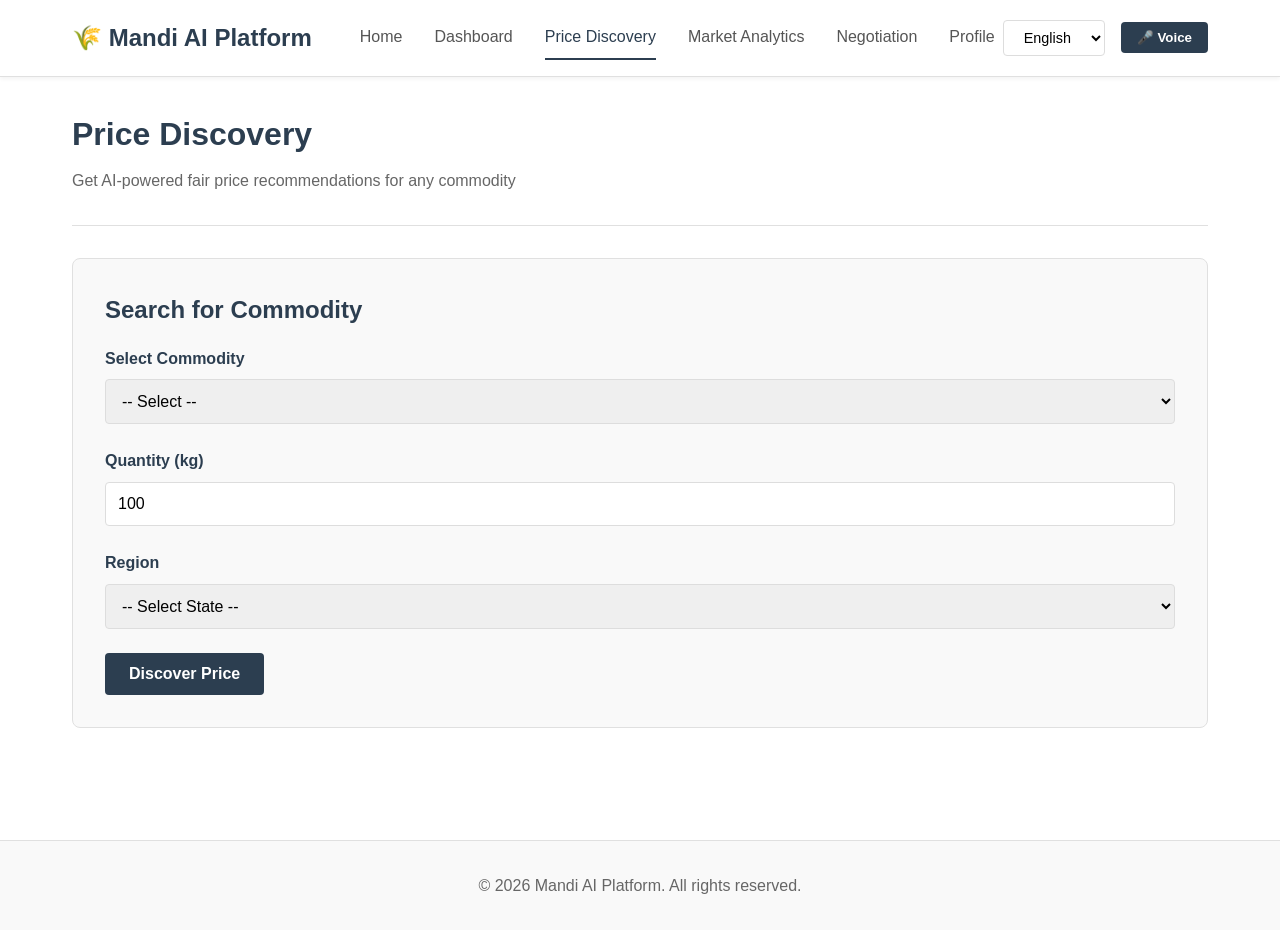
<file: price-discovery.html>
<!DOCTYPE html>
<html lang="en">
<head>
    <meta charset="UTF-8">
    <meta name="viewport" content="width=device-width, initial-scale=1.0">
    <title>Price Discovery - Mandi AI Platform</title>
    <link rel="stylesheet" href="styles.css">
</head>
<body>
    <nav class="navbar">
        <div class="nav-container">
            <div class="logo">🌾 Mandi AI Platform</div>
            <div class="nav-links">
                <a href="index.html" class="nav-link">Home</a>
                <a href="dashboard.html" class="nav-link">Dashboard</a>
                <a href="price-discovery.html" class="nav-link active">Price Discovery</a>
                <a href="market-analytics.html" class="nav-link">Market Analytics</a>
                <a href="negotiation.html" class="nav-link">Negotiation</a>
                <a href="profile.html" class="nav-link">Profile</a>
            </div>
            <div class="nav-controls">
                <select id="languageSelect" class="language-select">
                    <option value="en">English</option>
                    <option value="hi">हिंदी</option>
                    <option value="ta">தமிழ்</option>
                    <option value="te">తెలుగు</option>
                    <option value="bn">বাংলা</option>
                    <option value="mr">मराठी</option>
                </select>
                <button class="voice-btn" id="voiceBtn">🎤 Voice</button>
            </div>
        </div>
    </nav>

    <div class="container">
        <div class="page-header">
            <h1 data-en="Price Discovery" data-hi="मूल्य खोज" data-ta="விலை கண்டுபிடிப்பு" data-te="ధర ఆవిష్కరణ" data-bn="মূल्य আবिষ्कार" data-mr="किंमत शोध">Price Discovery</h1>
            <p data-en="Get AI-powered fair price recommendations for any commodity" data-hi="किसी भी वस्तु के लिए AI-संचालित उचित मूल्य सिफारिशें प्राप्त करें" data-ta="எந்த பொருளுக்கும் AI-செயல்படுத்தப்பட்ட நியாயமான விலை பரிந்துரைகள் பெறவும்" data-te="ఏదైనా వస్తువు కోసం AI-ఆధారిత న్యాయమైన ధర సిఫారసులను పొందండి" data-bn="যেকোনো পণ্যের জন্য AI-চালিত ন্যায্য মূল्य সুপারিশ পান" data-mr="कोणत्याही वस्तूसाठी AI-चालित न्याय्य किंमत शिफारसी मिळवा">Get AI-powered fair price recommendations for any commodity</p>
        </div>

        <div class="card">
            <h2 data-en="Search for Commodity" data-hi="वस्तु खोजें" data-ta="பொருளைத் தேடுங்கள்" data-te="వస్తువు కోసం శోధించండి" data-bn="পণ্য খুঁজুন" data-mr="वस्तू शोधा">Search for Commodity</h2>
            <form onsubmit="discoverPrice(event)">
                <div class="form-group">
                    <label data-en="Select Commodity" data-hi="वस्तु चुनें" data-ta="பொருளைத் தேர்ந்தெடுக்கவும்" data-te="వస్తువు ఎంచుకోండి" data-bn="পণ্য নির্বাচন করুন" data-mr="वस्तू निवडा">Select Commodity</label>
                    <select id="commodity" required>
                        <option value="">-- Select --</option>
                        <option value="wheat">Wheat</option>
                        <option value="rice">Rice</option>
                        <option value="cotton">Cotton</option>
                        <option value="sugarcane">Sugarcane</option>
                        <option value="maize">Maize</option>
                        <option value="soybean">Soybean</option>
                    </select>
                </div>

                <div class="form-group">
                    <label data-en="Quantity (kg)" data-hi="मात्रा (किग्रा)" data-ta="அளவு (கிலோ)" data-te="పరిమాణం (కిలోలు)" data-bn="পরিমাণ (কেজি)" data-mr="प्रमाण (किलो)">Quantity (kg)</label>
                    <input type="number" id="quantity" value="100" min="1" required>
                </div>

                <div class="form-group">
                    <label data-en="Region" data-hi="क्षेत्र" data-ta="பிரதேசம்" data-te="ప్రాంతం" data-bn="অঞ্চল" data-mr="प्रदेश">Region</label>
                    <select id="region">
                        <option value="">-- Select State --</option>
                        <option value="andhra-pradesh">Andhra Pradesh</option>
                        <option value="arunachal-pradesh">Arunachal Pradesh</option>
                        <option value="assam">Assam</option>
                        <option value="bihar">Bihar</option>
                        <option value="chhattisgarh">Chhattisgarh</option>
                        <option value="goa">Goa</option>
                        <option value="gujarat">Gujarat</option>
                        <option value="haryana">Haryana</option>
                        <option value="himachal-pradesh">Himachal Pradesh</option>
                        <option value="jharkhand">Jharkhand</option>
                        <option value="karnataka">Karnataka</option>
                        <option value="kerala">Kerala</option>
                        <option value="madhya-pradesh">Madhya Pradesh</option>
                        <option value="maharashtra">Maharashtra</option>
                        <option value="manipur">Manipur</option>
                        <option value="meghalaya">Meghalaya</option>
                        <option value="mizoram">Mizoram</option>
                        <option value="nagaland">Nagaland</option>
                        <option value="odisha">Odisha</option>
                        <option value="punjab">Punjab</option>
                        <option value="rajasthan">Rajasthan</option>
                        <option value="sikkim">Sikkim</option>
                        <option value="tamil-nadu">Tamil Nadu</option>
                        <option value="telangana">Telangana</option>
                        <option value="tripura">Tripura</option>
                        <option value="uttar-pradesh">Uttar Pradesh</option>
                        <option value="uttarakhand">Uttarakhand</option>
                        <option value="west-bengal">West Bengal</option>
                        <option value="delhi">Delhi</option>
                    </select>
                </div>

                <button type="submit" class="btn btn-primary" data-en="Discover Price" data-hi="मूल्य खोजें" data-ta="விலை கண்டுபிடிக்கவும்" data-te="ధర కనుగొనండి" data-bn="মূल्य আবिষ्कार করুন" data-mr="किंमत शोधा">Discover Price</button>
            </form>
        </div>

        <div id="priceResult" style="display: none;">
            <div class="card">
                <h2 data-en="Price Recommendation" data-hi="मूल्य सिफारिश" data-ta="விலை பரிந்துरை" data-te="ధర సిఫారసు" data-bn="মূल्य সুপারिश" data-mr="किंमत शिफारसी">Price Recommendation</h2>
                
                <div class="grid">
                    <div class="stat-card">
                        <div class="stat-value" id="fairPrice">₹500</div>
                        <div class="stat-label" data-en="Fair Price" data-hi="उचित मूल्य" data-ta="நியாய விலை" data-te="న్యాయమైన ధర" data-bn="ন্যায্য মূल्य" data-mr="न्याय्य किंमत">Fair Price</div>
                    </div>

                    <div class="stat-card">
                        <div class="stat-value" id="confidence">92%</div>
                        <div class="stat-label" data-en="Confidence" data-hi="आत्मविश्वास" data-ta="நம்பிக்கை" data-te="విశ్వాసం" data-bn="আত্মবিশ্বাস" data-mr="आत्मविश्वास">Confidence</div>
                    </div>

                    <div class="stat-card">
                        <div class="stat-value" id="priceRange">₹450-550</div>
                        <div class="stat-label" data-en="Price Range" data-hi="मूल्य सीमा" data-ta="விலை வரம்பு" data-te="ధర పరిధి" data-bn="মূल्य পরিসীমা" data-mr="किंमत श्रेणी">Price Range</div>
                    </div>
                </div>

                <div style="margin-top: 2rem; padding: 1rem; background-color: #f0f0f0; border-radius: 4px;">
                    <h3 data-en="Analysis" data-hi="विश्लेषण" data-ta="பகுப்பாய்வு" data-te="విశ్లేషణ" data-bn="বিশ্লেষণ" data-mr="विश्लेषण">Analysis</h3>
                    <p id="analysis">Based on current market data, seasonal trends, and regional factors, the AI model recommends this price as fair and competitive.</p>
                </div>

                <div style="margin-top: 1rem;">
                    <button class="btn btn-primary" onclick="savePriceSearch()" data-en="Save Search" data-hi="खोज सहेजें" data-ta="தேடலைச் சேமிக்கவும்" data-te="శోధనను సేవ్ చేయండి" data-bn="অনুসন্ধান সংরক্ষণ করুন" data-mr="शोध जतन करा">Save Search</button>
                </div>
            </div>
        </div>
    </div>

    <footer class="footer">
        <p data-en="© 2026 Mandi AI Platform. All rights reserved." data-hi="© 2026 Mandi AI Platform। सर्वाधिकार सुरक्षित।" data-ta="© 2026 Mandi AI Platform. அனைத்து உரிமைகளும் பாதுகாக்கப்பட்டுள்ளன." data-te="© 2026 Mandi AI Platform. అన్ని హక్కులు సంరక్షితం." data-bn="© 2026 Mandi AI Platform. সর্বাধিকার সংরক্ষিত।" data-mr="© 2026 Mandi AI Platform. सर्वाधिकार सुरक्षित।">© 2026 Mandi AI Platform. All rights reserved.</p>
    </footer>

    <script src="voice-commands.js"></script>
    <script>
        function discoverPrice(event) {
            event.preventDefault();
            const commodity = document.getElementById('commodity').value;
            const quantity = document.getElementById('quantity').value;
            
            const prices = {
                wheat: { fair: 500, min: 450, max: 550, confidence: 92 },
                rice: { fair: 480, min: 420, max: 540, confidence: 88 },
                cotton: { fair: 520, min: 480, max: 560, confidence: 85 },
                sugarcane: { fair: 450, min: 400, max: 500, confidence: 90 },
                maize: { fair: 420, min: 380, max: 460, confidence: 87 },
                soybean: { fair: 550, min: 500, max: 600, confidence: 89 }
            };

            const priceData = prices[commodity];
            document.getElementById('fairPrice').textContent = '₹' + priceData.fair;
            document.getElementById('confidence').textContent = priceData.confidence + '%';
            document.getElementById('priceRange').textContent = '₹' + priceData.min + '-' + priceData.max;
            document.getElementById('analysis').textContent = `For ${quantity}kg of ${commodity}, the AI model recommends a fair price of ₹${priceData.fair} per kg based on current market conditions and historical data.`;
            
            document.getElementById('priceResult').style.display = 'block';
            speak(`Fair price for ${commodity} is ${priceData.fair} rupees per kilogram`);
        }

        function savePriceSearch() {
            alert('Search saved successfully!');
            speak('Search saved successfully');
        }
    </script>
</body>
</html>
</file>
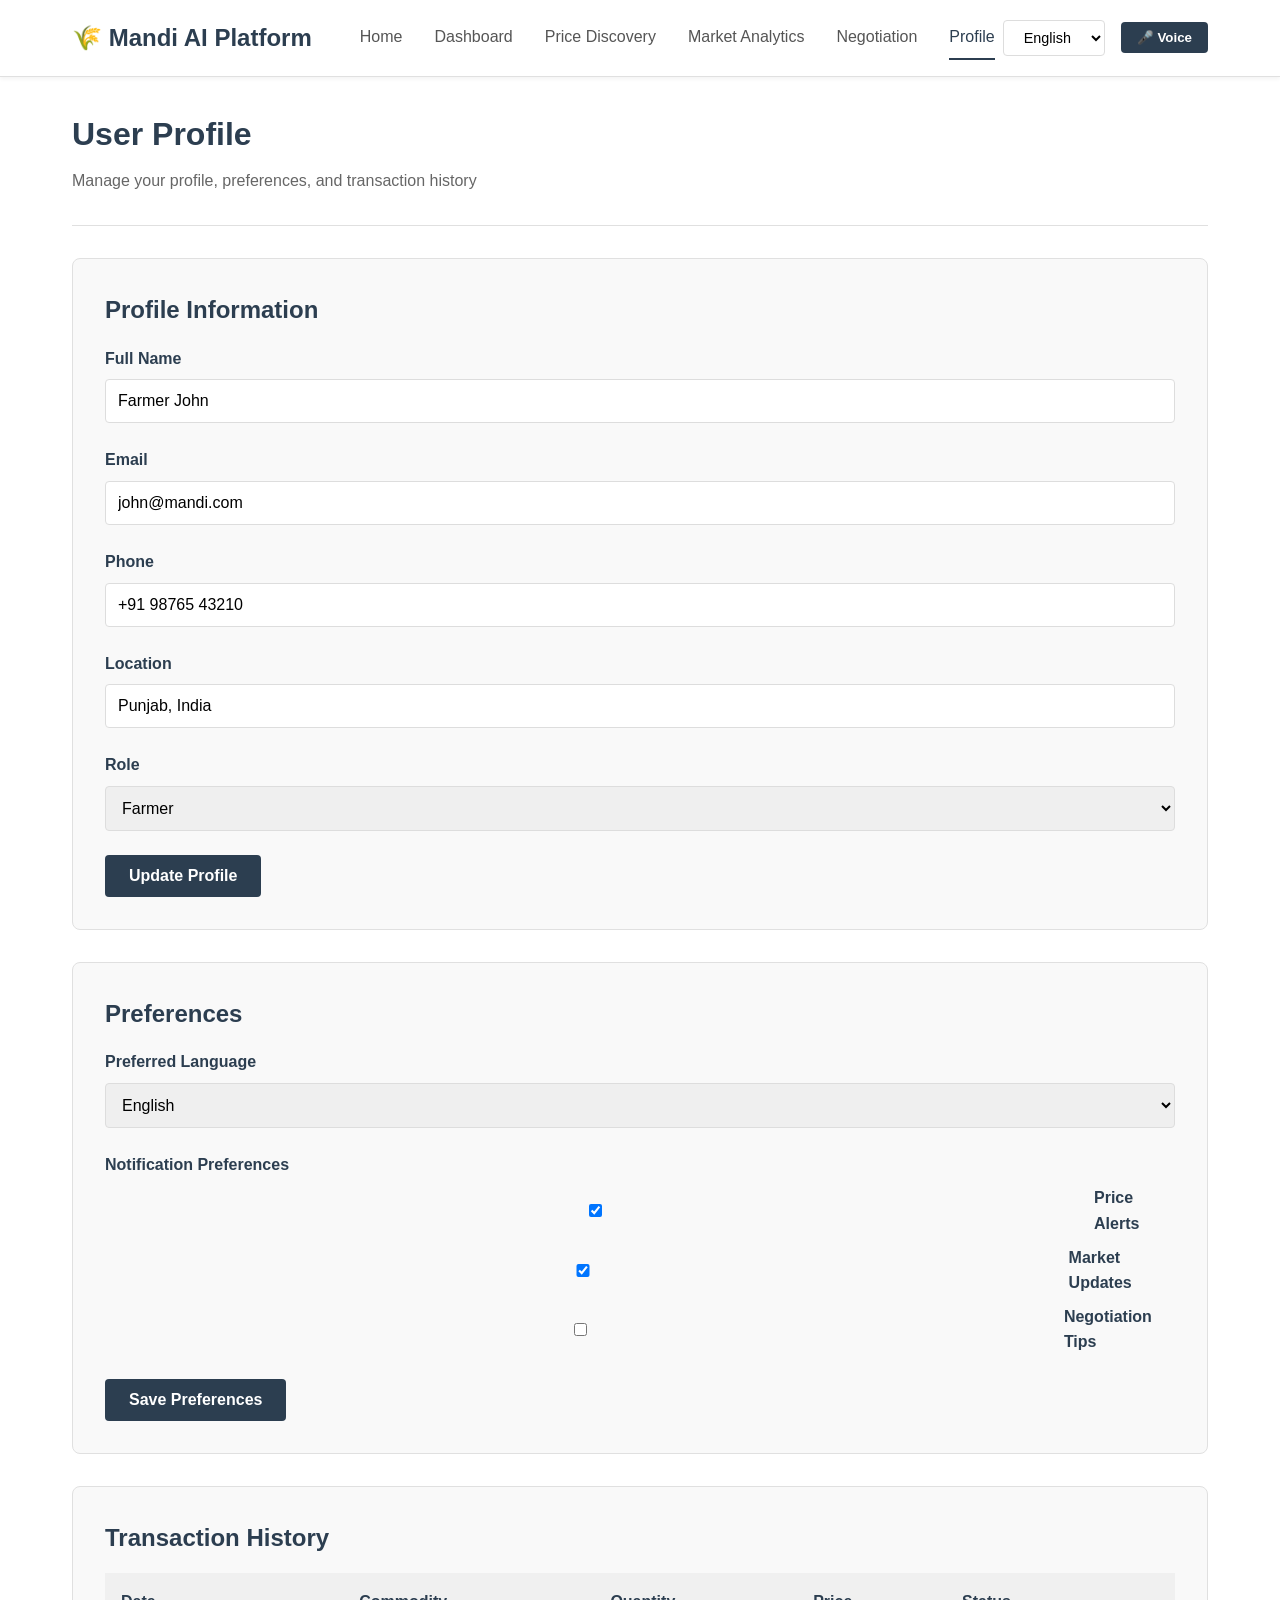
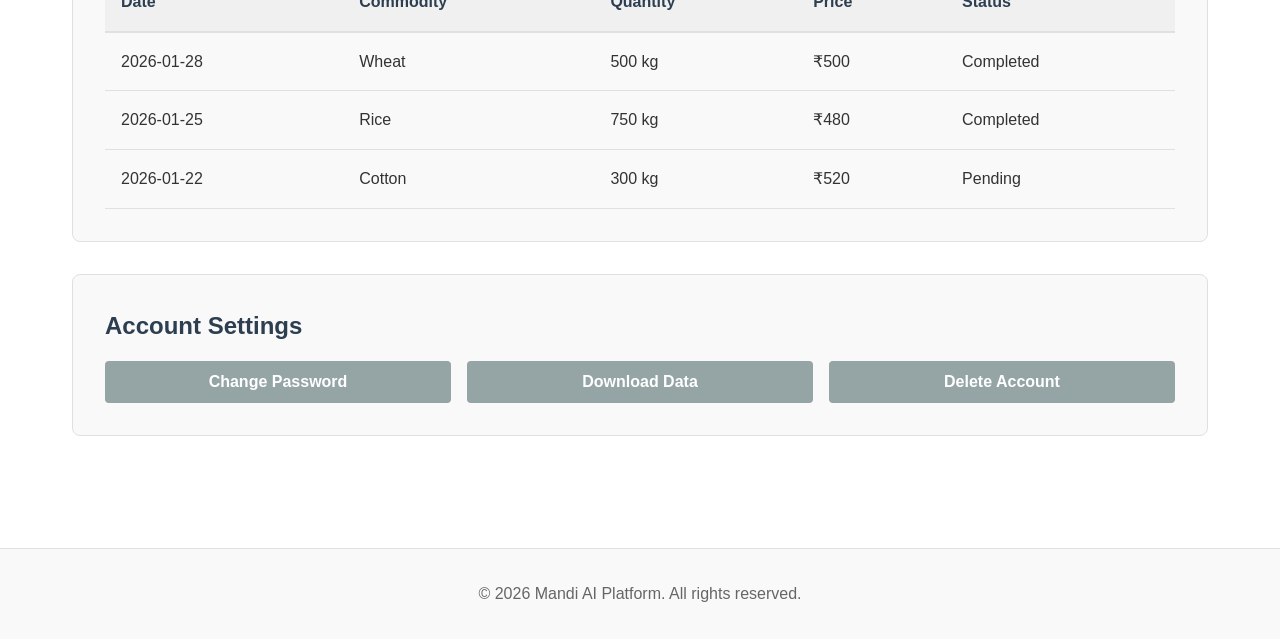
<file: profile.html>
<!DOCTYPE html>
<html lang="en">
<head>
    <meta charset="UTF-8">
    <meta name="viewport" content="width=device-width, initial-scale=1.0">
    <title>Profile - Mandi AI Platform</title>
    <link rel="stylesheet" href="styles.css">
</head>
<body>
    <nav class="navbar">
        <div class="nav-container">
            <div class="logo">🌾 Mandi AI Platform</div>
            <div class="nav-links">
                <a href="index.html" class="nav-link">Home</a>
                <a href="dashboard.html" class="nav-link">Dashboard</a>
                <a href="price-discovery.html" class="nav-link">Price Discovery</a>
                <a href="market-analytics.html" class="nav-link">Market Analytics</a>
                <a href="negotiation.html" class="nav-link">Negotiation</a>
                <a href="profile.html" class="nav-link active">Profile</a>
            </div>
            <div class="nav-controls">
                <select id="languageSelect" class="language-select">
                    <option value="en">English</option>
                    <option value="hi">हिंदी</option>
                    <option value="ta">தமிழ்</option>
                    <option value="te">తెలుగు</option>
                    <option value="bn">বাংলা</option>
                    <option value="mr">मराठी</option>
                </select>
                <button id="voiceBtn" class="voice-btn">🎤 Voice</button>
            </div>
        </div>
    </nav>

    <div class="container">
        <div class="page-header">
            <h1 data-en="User Profile" data-hi="उपयोगकर्ता प्रोफाइल" data-ta="பயனர் சுயவிவரம்" data-te="వినియోగదారు ప్రొఫైల్" data-bn="ব্যবহারকারী প্রোফাइल" data-mr="वापरकर्ता प्रोफाइल">User Profile</h1>
            <p data-en="Manage your profile, preferences, and transaction history" data-hi="अपनी प्रोफाइल, प्राथमिकताएं और लेनदेन इतिहास प्रबंधित करें" data-ta="உங்கள் சுயவிவரம், விருப்பங்கள் மற்றும் பரிவர்த்தனை வரலாறு நிர்வகிக்கவும்" data-te="మీ ప్రొఫైల్, ప్రాధాన్యతలు మరియు లావాదేవీ చరిత్రను నిర్వహించండి" data-bn="আপনার প্রোফাইল, পছন্দ এবং লেনদেনের ইতিহাস পরিচালনা করুন" data-mr="आपली प्रोफाइल, प्राधान्यता आणि व्यवहार इतिहास व्यवस्थापित करा">Manage your profile, preferences, and transaction history</p>
        </div>

        <div class="card">
            <h2 data-en="Profile Information" data-hi="प्रोफाइल जानकारी" data-ta="சுயவிவர தகவல்" data-te="ప్రొఫైల్ సమాచారం" data-bn="প্রোফাইল তথ্য" data-mr="प्रोफाइल माहिती">Profile Information</h2>
            <form onsubmit="updateProfile(event)">
                <div class="form-group">
                    <label data-en="Full Name" data-hi="पूरा नाम" data-ta="முழு பெயர்" data-te="పూర్తి పేరు" data-bn="সম্পূর্ণ নাম" data-mr="पूर्ण नाव">Full Name</label>
                    <input type="text" id="fullName" value="Farmer John" required>
                </div>

                <div class="form-group">
                    <label data-en="Email" data-hi="ईमेल" data-ta="மின்னஞ்சல்" data-te="ఇమెయిల్" data-bn="ইমেল" data-mr="ईमेल">Email</label>
                    <input type="email" id="email" value="john@mandi.com" required>
                </div>

                <div class="form-group">
                    <label data-en="Phone" data-hi="फोन" data-ta="தொலைபேசி" data-te="ఫోన్" data-bn="ফোন" data-mr="फोन">Phone</label>
                    <input type="tel" id="phone" value="+91 98765 43210" required>
                </div>

                <div class="form-group">
                    <label data-en="Location" data-hi="स्थान" data-ta="இருப்பிடம்" data-te="స్థానం" data-bn="অবস্থান" data-mr="स्थान">Location</label>
                    <input type="text" id="location" value="Punjab, India" required>
                </div>

                <div class="form-group">
                    <label data-en="Role" data-hi="भूमिका" data-ta="பாத்திரம்" data-te="పాత్ర" data-bn="ভূমিকা" data-mr="भूमिका">Role</label>
                    <select id="role">
                        <option value="farmer">Farmer</option>
                        <option value="trader">Trader</option>
                        <option value="buyer">Buyer</option>
                    </select>
                </div>

                <button type="submit" class="btn btn-primary" data-en="Update Profile" data-hi="प्रोफाइल अपडेट करें" data-ta="சுயவிவரத்தைப் புதுப்பிக்கவும்" data-te="ప్రొఫైల్‌ను అప్‌డేట్ చేయండి" data-bn="প্রোফাইল আপডেট করুন" data-mr="प्रोफाइल अपडेट करा">Update Profile</button>
            </form>
        </div>

        <div class="card">
            <h2 data-en="Preferences" data-hi="प्राथमिकताएं" data-ta="விருப்பங்கள்" data-te="ప్రాధాన్యతలు" data-bn="পছন্দ" data-mr="प्राधान्यता">Preferences</h2>
            <form onsubmit="updatePreferences(event)">
                <div class="form-group">
                    <label data-en="Preferred Language" data-hi="पसंदीदा भाषा" data-ta="விரும்பிய மொழி" data-te="ఇష్టపడిన భాష" data-bn="পছন্দের ভাষা" data-mr="पसंदीचा भाषा">Preferred Language</label>
                    <select id="language">
                        <option value="en">English</option>
                        <option value="hi">हिंदी</option>
                        <option value="ta">தமிழ்</option>
                        <option value="te">తెలుగు</option>
                        <option value="bn">বাংলা</option>
                        <option value="mr">मराठी</option>
                    </select>
                </div>

                <div class="form-group">
                    <label data-en="Notification Preferences" data-hi="सूचना प्राथमिकताएं" data-ta="அறிவிப்பு விருப்பங்கள்" data-te="నోటిఫికేషన్ ప్రాధాన్యతలు" data-bn="বিজ্ঞপ্তি পছন্দ" data-mr="सूचना प्राधान्यता">Notification Preferences</label>
                    <div style="margin-top: 0.5rem;">
                        <label style="display: flex; align-items: center; margin-bottom: 0.5rem;">
                            <input type="checkbox" checked> <span style="margin-left: 0.5rem;" data-en="Price Alerts" data-hi="मूल्य सतर्कता" data-ta="விலை எச்சரிக்கைகள்" data-te="ధర అలర్టులు" data-bn="মূল्य সতর্কতা" data-mr="किंमत सतर्कता">Price Alerts</span>
                        </label>
                        <label style="display: flex; align-items: center; margin-bottom: 0.5rem;">
                            <input type="checkbox" checked> <span style="margin-left: 0.5rem;" data-en="Market Updates" data-hi="बाजार अपडेट" data-ta="சந்தை புதுப்பிப்புகள்" data-te="మార్కెట్ అప్‌డేట్‌లు" data-bn="বাজার আপডেট" data-mr="बाजार अपडेट">Market Updates</span>
                        </label>
                        <label style="display: flex; align-items: center;">
                            <input type="checkbox"> <span style="margin-left: 0.5rem;" data-en="Negotiation Tips" data-hi="वार्ता सुझाव" data-ta="பேச்சுவார்த்தை குறிப்புகள்" data-te="చర్చ చిట్కాలు" data-bn="আলোচনা টিপস" data-mr="वाटाघाटी सूचना">Negotiation Tips</span>
                        </label>
                    </div>
                </div>

                <button type="submit" class="btn btn-primary" data-en="Save Preferences" data-hi="प्राथमिकताएं सहेजें" data-ta="விருப்பங்களைச் சேமிக்கவும்" data-te="ప్రాధాన్యతలను సేవ్ చేయండి" data-bn="পছন্দ সংরক্ষণ করুন" data-mr="प्राधान्यता जतन करा">Save Preferences</button>
            </form>
        </div>

        <div class="card">
            <h2 data-en="Transaction History" data-hi="लेनदेन इतिहास" data-ta="பரிவர்த்தனை வரலாறு" data-te="లావాదేవీ చరిత్ర" data-bn="লেনদেনের ইতিহাস" data-mr="व्यवहार इतिहास">Transaction History</h2>
            <table class="table">
                <thead>
                    <tr>
                        <th data-en="Date" data-hi="तारीख" data-ta="தேதி" data-te="తేదీ" data-bn="তারিখ" data-mr="तारीख">Date</th>
                        <th data-en="Commodity" data-hi="वस्तु" data-ta="பொருள்" data-te="వస్తువు" data-bn="পণ্য" data-mr="वस्तू">Commodity</th>
                        <th data-en="Quantity" data-hi="मात्रा" data-ta="அளவு" data-te="పరిమాణం" data-bn="পরিমাণ" data-mr="प्रमाण">Quantity</th>
                        <th data-en="Price" data-hi="मूल्य" data-ta="விலை" data-te="ధర" data-bn="মূल्य" data-mr="किंमत">Price</th>
                        <th data-en="Status" data-hi="स्थिति" data-ta="நிலை" data-te="స్థితి" data-bn="অবস্থা" data-mr="स्थिती">Status</th>
                    </tr>
                </thead>
                <tbody>
                    <tr>
                        <td>2026-01-28</td>
                        <td>Wheat</td>
                        <td>500 kg</td>
                        <td>₹500</td>
                        <td data-en="Completed" data-hi="पूर्ण" data-ta="முடிந்தது" data-te="పూర్తి" data-bn="সম্পন্ন" data-mr="पूर्ण">Completed</td>
                    </tr>
                    <tr>
                        <td>2026-01-25</td>
                        <td>Rice</td>
                        <td>750 kg</td>
                        <td>₹480</td>
                        <td data-en="Completed" data-hi="पूर्ण" data-ta="முடிந்தது" data-te="పూర్తి" data-bn="সম্পন্ন" data-mr="पूर्ण">Completed</td>
                    </tr>
                    <tr>
                        <td>2026-01-22</td>
                        <td>Cotton</td>
                        <td>300 kg</td>
                        <td>₹520</td>
                        <td data-en="Pending" data-hi="लंबित" data-ta="நிலுவையில்" data-te="పెండింగ్" data-bn="অপেক্ষমাণ" data-mr="प्रलंबित">Pending</td>
                    </tr>
                </tbody>
            </table>
        </div>

        <div class="card">
            <h2 data-en="Account Settings" data-hi="खाता सेटिंग्स" data-ta="கணக்கு அமைப்புகள்" data-te="ఖాతా సెట్టింగ్‌లు" data-bn="অ্যাকাউন্ট সেটিংস" data-mr="खाते सेटिंग्स">Account Settings</h2>
            <div style="display: grid; grid-template-columns: repeat(auto-fit, minmax(200px, 1fr)); gap: 1rem;">
                <button class="btn btn-secondary" onclick="changePassword()" data-en="Change Password" data-hi="पासवर्ड बदलें" data-ta="கடவுச்சொல்லை மாற்றவும்" data-te="పాస్‌వర్డ్‌ను మార్చండి" data-bn="পাসওয়ার্ড পরিবর্তন করুন" data-mr="पासवर्ड बदला">Change Password</button>
                <button class="btn btn-secondary" onclick="downloadData()" data-en="Download Data" data-hi="डेटा डाउनलोड करें" data-ta="தரவைப் பதிவிறக்கவும்" data-te="డేటాను డౌన్‌లోడ్ చేయండి" data-bn="ডেটা ডাউনলোড করুন" data-mr="डेटा डाउनलोड करा">Download Data</button>
                <button class="btn btn-secondary" onclick="deleteAccount()" data-en="Delete Account" data-hi="खाता हटाएं" data-ta="கணக்கை நீக்கவும்" data-te="ఖాతాను తొలగించండి" data-bn="অ্যাকাউন্ট মুছুন" data-mr="खाता हटवा">Delete Account</button>
            </div>
        </div>
    </div>

    <footer class="footer">
        <p data-en="© 2026 Mandi AI Platform. All rights reserved." data-hi="© 2026 Mandi AI Platform। सर्वाधिकार सुरक्षित।" data-ta="© 2026 Mandi AI Platform. அனைத்து உரிமைகளும் பாதுகாக்கப்பட்டுள்ளன." data-te="© 2026 Mandi AI Platform. అన్ని హక్కులు సంరక్షితం." data-bn="© 2026 Mandi AI Platform. সর্বাধিকার সংরক্ষিত।" data-mr="© 2026 Mandi AI Platform. सर्वाधिकार सुरक्षित।">© 2026 Mandi AI Platform. All rights reserved.</p>
    </footer>

    <script src="voice-commands.js"></script>
    <script>
        function updateProfile(event) {
            event.preventDefault();
            alert('Profile updated successfully!');
            speak('Profile updated successfully');
        }

        function updatePreferences(event) {
            event.preventDefault();
            alert('Preferences saved successfully!');
            speak('Preferences saved successfully');
        }

        function changePassword() {
            alert('Password change feature coming soon!');
            speak('Password change feature coming soon');
        }

        function downloadData() {
            alert('Your data will be downloaded as a CSV file');
            speak('Your data will be downloaded as a CSV file');
        }

        function deleteAccount() {
            if (confirm('Are you sure you want to delete your account? This action cannot be undone.')) {
                alert('Account deletion request submitted');
                speak('Account deletion request submitted');
            }
        }
    </script>
</body>
</html>
</file>
<file: styles.css>
* {
    margin: 0;
    padding: 0;
    box-sizing: border-box;
}

body {
    font-family: 'Segoe UI', Tahoma, Geneva, Verdana, sans-serif;
    background-color: #ffffff;
    color: #333333;
    line-height: 1.6;
}

.navbar {
    background-color: #ffffff;
    border-bottom: 1px solid #e0e0e0;
    padding: 1rem 0;
    position: sticky;
    top: 0;
    z-index: 100;
    box-shadow: 0 2px 4px rgba(0, 0, 0, 0.05);
}

.nav-container {
    max-width: 1200px;
    margin: 0 auto;
    padding: 0 2rem;
    display: flex;
    justify-content: space-between;
    align-items: center;
}

.logo {
    font-size: 1.5rem;
    font-weight: bold;
    color: #2c3e50;
}

.nav-links {
    display: flex;
    gap: 2rem;
    flex: 1;
    margin-left: 3rem;
}

.nav-link {
    text-decoration: none;
    color: #555;
    font-weight: 500;
    transition: color 0.3s;
    padding: 0.5rem 0;
    border-bottom: 2px solid transparent;
}

.nav-link:hover,
.nav-link.active {
    color: #2c3e50;
    border-bottom-color: #2c3e50;
}

.nav-controls {
    display: flex;
    gap: 1rem;
    align-items: center;
}

.language-select {
    padding: 0.5rem 1rem;
    border: 1px solid #ddd;
    border-radius: 4px;
    background-color: #ffffff;
    cursor: pointer;
    font-size: 0.9rem;
}

.voice-btn {
    padding: 0.5rem 1rem;
    background-color: #2c3e50;
    color: white;
    border: none;
    border-radius: 4px;
    cursor: pointer;
    font-weight: 600;
    transition: background-color 0.3s;
}

.voice-btn:hover {
    background-color: #1a252f;
}

.container {
    max-width: 1200px;
    margin: 0 auto;
    padding: 2rem;
}

.hero {
    text-align: center;
    padding: 3rem 0;
    border-bottom: 1px solid #e0e0e0;
    margin-bottom: 3rem;
}

.hero h1 {
    font-size: 2.5rem;
    color: #2c3e50;
    margin-bottom: 1rem;
}

.hero p {
    font-size: 1.1rem;
    color: #666;
    max-width: 600px;
    margin: 0 auto;
}

.features {
    margin: 3rem 0;
}

.feature-grid {
    display: grid;
    grid-template-columns: repeat(6, 1fr);
    gap: 1rem;
    margin-bottom: 3rem;
}

.feature-card {
    background-color: #f9f9f9;
    border: 1px solid #e0e0e0;
    border-radius: 8px;
    padding: 1rem;
    text-align: center;
    transition: all 0.3s;
}

.feature-card:hover {
    box-shadow: 0 4px 12px rgba(0, 0, 0, 0.1);
    transform: translateY(-2px);
}

.feature-icon {
    font-size: 2rem;
    margin-bottom: 0.5rem;
}

.feature-card h3 {
    font-size: 1rem;
    color: #2c3e50;
    margin-bottom: 0.3rem;
}

.feature-card p {
    color: #666;
    margin-bottom: 0.8rem;
    font-size: 0.85rem;
    line-height: 1.3;
}

.btn-link {
    display: inline-block;
    color: #2c3e50;
    text-decoration: none;
    font-weight: 600;
    transition: color 0.3s;
    font-size: 0.85rem;
}

.btn-link:hover {
    color: #34495e;
}

.cta {
    background-color: #f9f9f9;
    border: 1px solid #e0e0e0;
    border-radius: 8px;
    padding: 3rem 2rem;
    text-align: center;
    margin: 3rem 0;
}

.cta h2 {
    font-size: 2rem;
    color: #2c3e50;
    margin-bottom: 1rem;
}

.cta p {
    font-size: 1.1rem;
    color: #666;
    margin-bottom: 2rem;
}

.btn-primary {
    display: inline-block;
    background-color: #2c3e50;
    color: white;
    padding: 0.75rem 2rem;
    border-radius: 4px;
    text-decoration: none;
    font-weight: 600;
    transition: background-color 0.3s;
}

.btn-primary:hover {
    background-color: #1a252f;
}

.footer {
    background-color: #f9f9f9;
    border-top: 1px solid #e0e0e0;
    padding: 2rem;
    text-align: center;
    color: #666;
    margin-top: 3rem;
}

/* Page Styles */
.page-header {
    border-bottom: 1px solid #e0e0e0;
    padding-bottom: 2rem;
    margin-bottom: 2rem;
}

.page-header h1 {
    font-size: 2rem;
    color: #2c3e50;
    margin-bottom: 0.5rem;
}

.page-header p {
    color: #666;
    font-size: 1rem;
}

.card {
    background-color: #f9f9f9;
    border: 1px solid #e0e0e0;
    border-radius: 8px;
    padding: 2rem;
    margin-bottom: 2rem;
}

.card h2 {
    color: #2c3e50;
    margin-bottom: 1rem;
    font-size: 1.5rem;
}

.card h3 {
    color: #2c3e50;
    margin-bottom: 0.5rem;
    font-size: 1.2rem;
}

.form-group {
    margin-bottom: 1.5rem;
}

.form-group label {
    display: block;
    margin-bottom: 0.5rem;
    font-weight: 600;
    color: #2c3e50;
}

.form-group input,
.form-group select,
.form-group textarea {
    width: 100%;
    padding: 0.75rem;
    border: 1px solid #ddd;
    border-radius: 4px;
    font-size: 1rem;
    font-family: inherit;
}

.form-group input:focus,
.form-group select:focus,
.form-group textarea:focus {
    outline: none;
    border-color: #2c3e50;
    box-shadow: 0 0 0 3px rgba(44, 62, 80, 0.1);
}

.btn {
    padding: 0.75rem 1.5rem;
    background-color: #2c3e50;
    color: white;
    border: none;
    border-radius: 4px;
    cursor: pointer;
    font-weight: 600;
    transition: background-color 0.3s;
    font-size: 1rem;
}

.btn:hover {
    background-color: #1a252f;
}

.btn-secondary {
    background-color: #95a5a6;
}

.btn-secondary:hover {
    background-color: #7f8c8d;
}

.grid {
    display: grid;
    grid-template-columns: repeat(auto-fit, minmax(250px, 1fr));
    gap: 1.5rem;
    margin-bottom: 2rem;
}

.stat-card {
    background-color: #f9f9f9;
    border: 1px solid #e0e0e0;
    border-radius: 8px;
    padding: 1.5rem;
    text-align: center;
}

.stat-value {
    font-size: 2rem;
    font-weight: bold;
    color: #2c3e50;
    margin-bottom: 0.5rem;
}

.stat-label {
    color: #666;
    font-size: 0.9rem;
}

.table {
    width: 100%;
    border-collapse: collapse;
    margin-top: 1rem;
}

.table th {
    background-color: #f0f0f0;
    padding: 1rem;
    text-align: left;
    font-weight: 600;
    color: #2c3e50;
    border-bottom: 2px solid #e0e0e0;
}

.table td {
    padding: 1rem;
    border-bottom: 1px solid #e0e0e0;
}

.table tr:hover {
    background-color: #f9f9f9;
}

.alert {
    padding: 1rem;
    border-radius: 4px;
    margin-bottom: 1rem;
}

.alert-success {
    background-color: #d4edda;
    color: #155724;
    border: 1px solid #c3e6cb;
}

.alert-error {
    background-color: #f8d7da;
    color: #721c24;
    border: 1px solid #f5c6cb;
}

.alert-info {
    background-color: #d1ecf1;
    color: #0c5460;
    border: 1px solid #bee5eb;
}

@media (max-width: 768px) {
    .nav-links {
        display: none;
    }

    .hero h1 {
        font-size: 1.8rem;
    }

    .feature-grid {
        grid-template-columns: 1fr;
    }

    .cta h2 {
        font-size: 1.5rem;
    }
}
</file>
